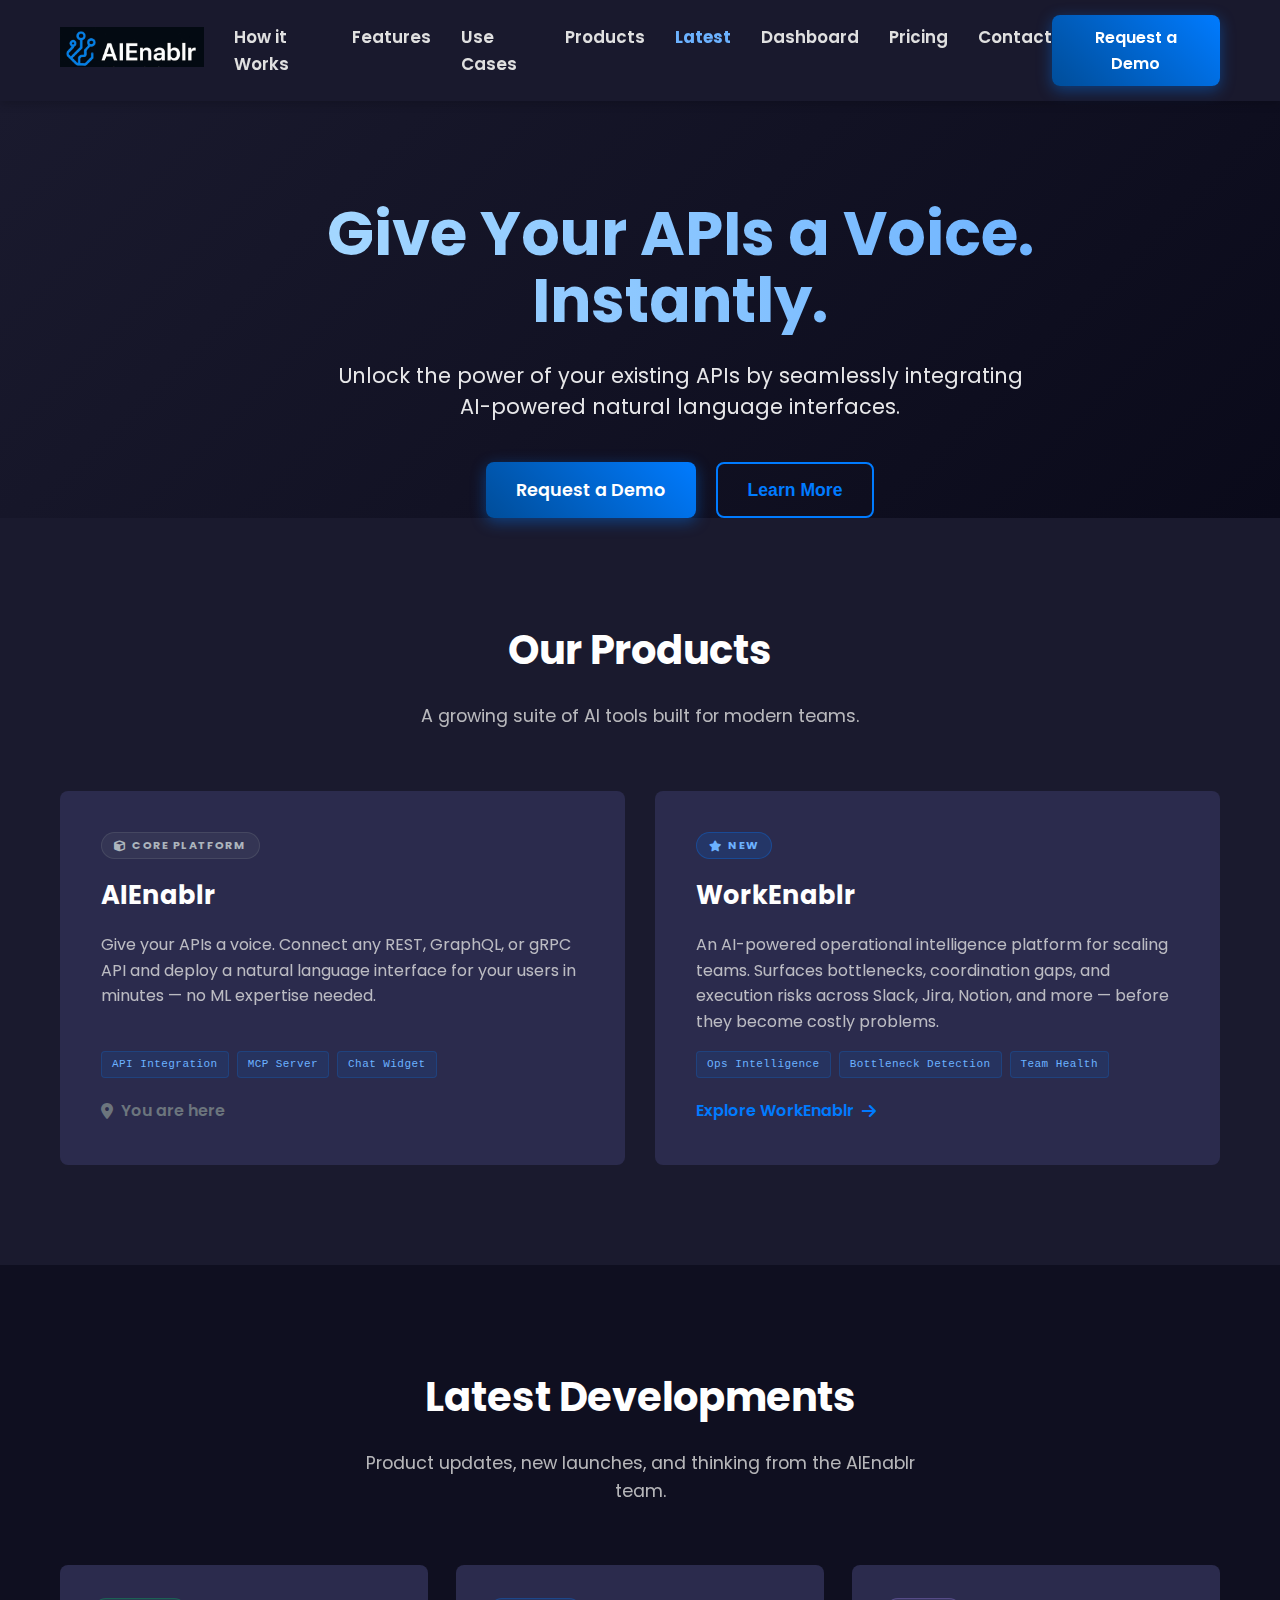
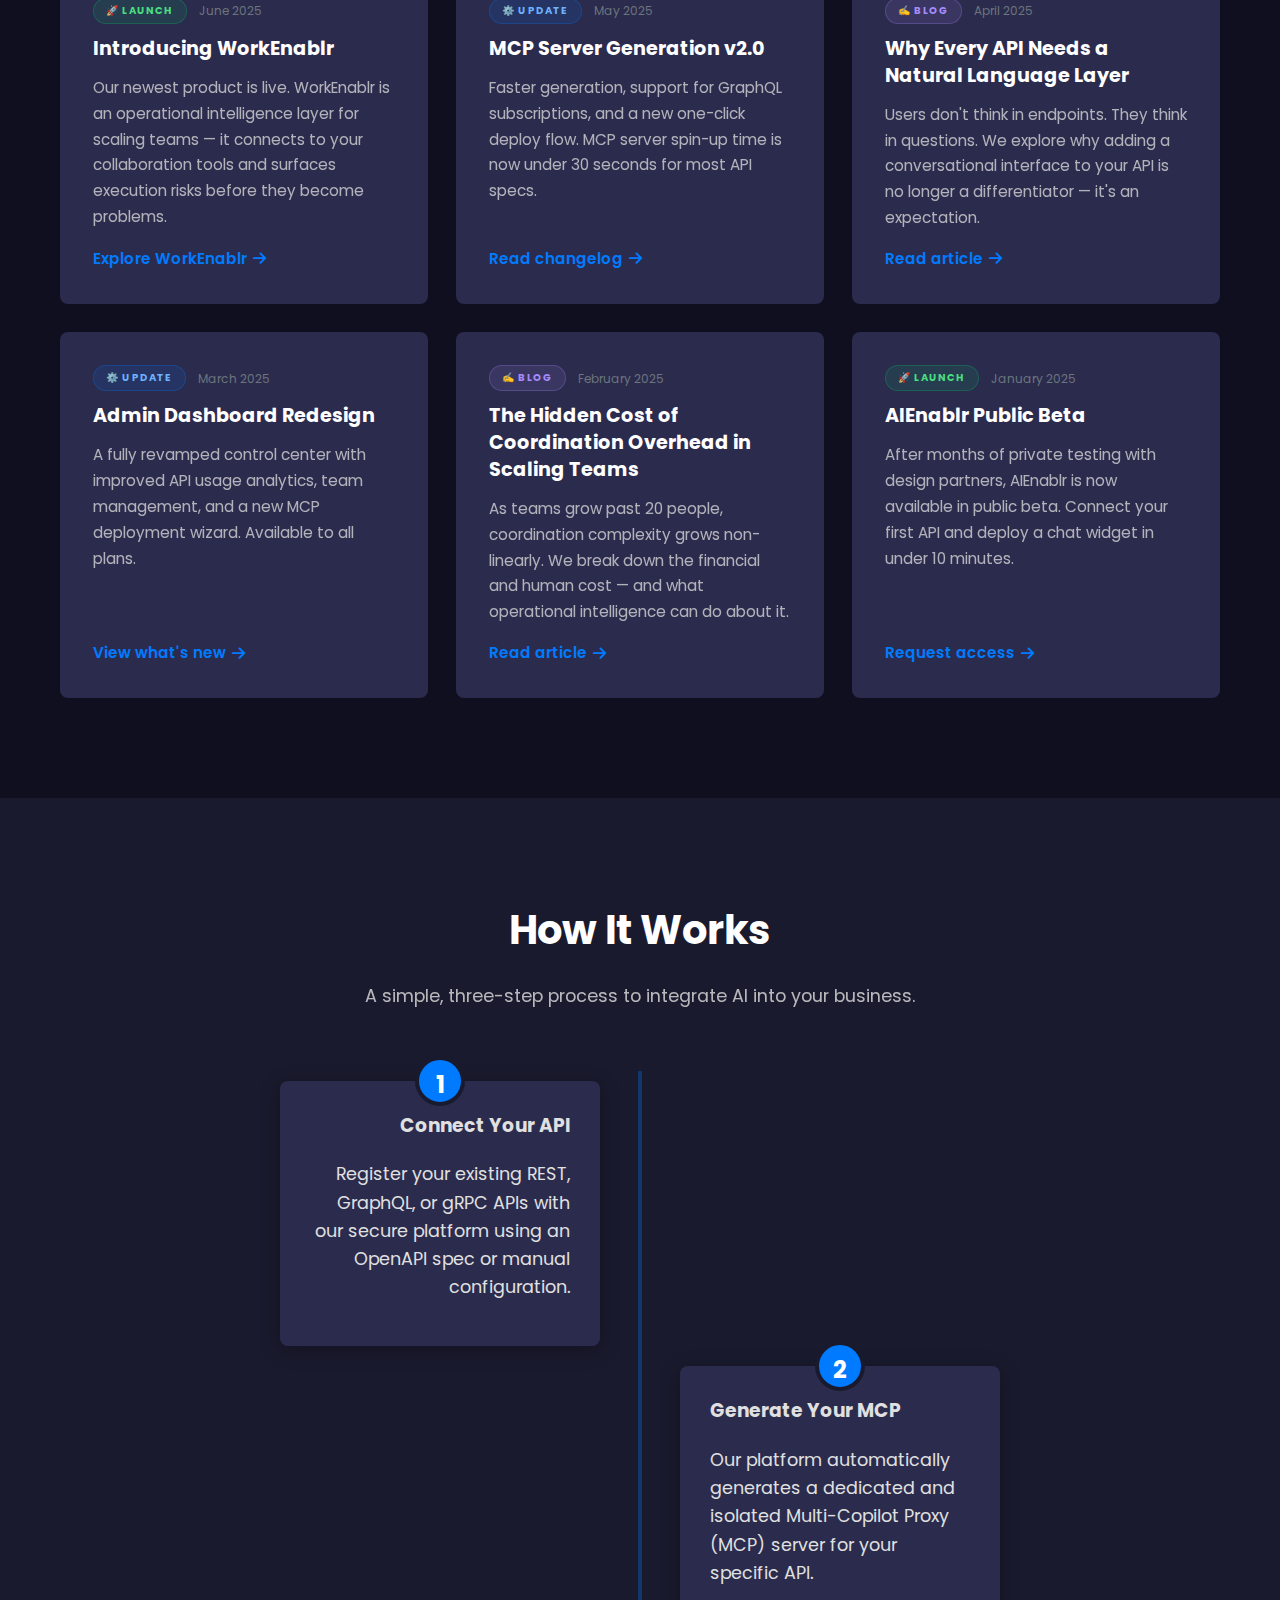
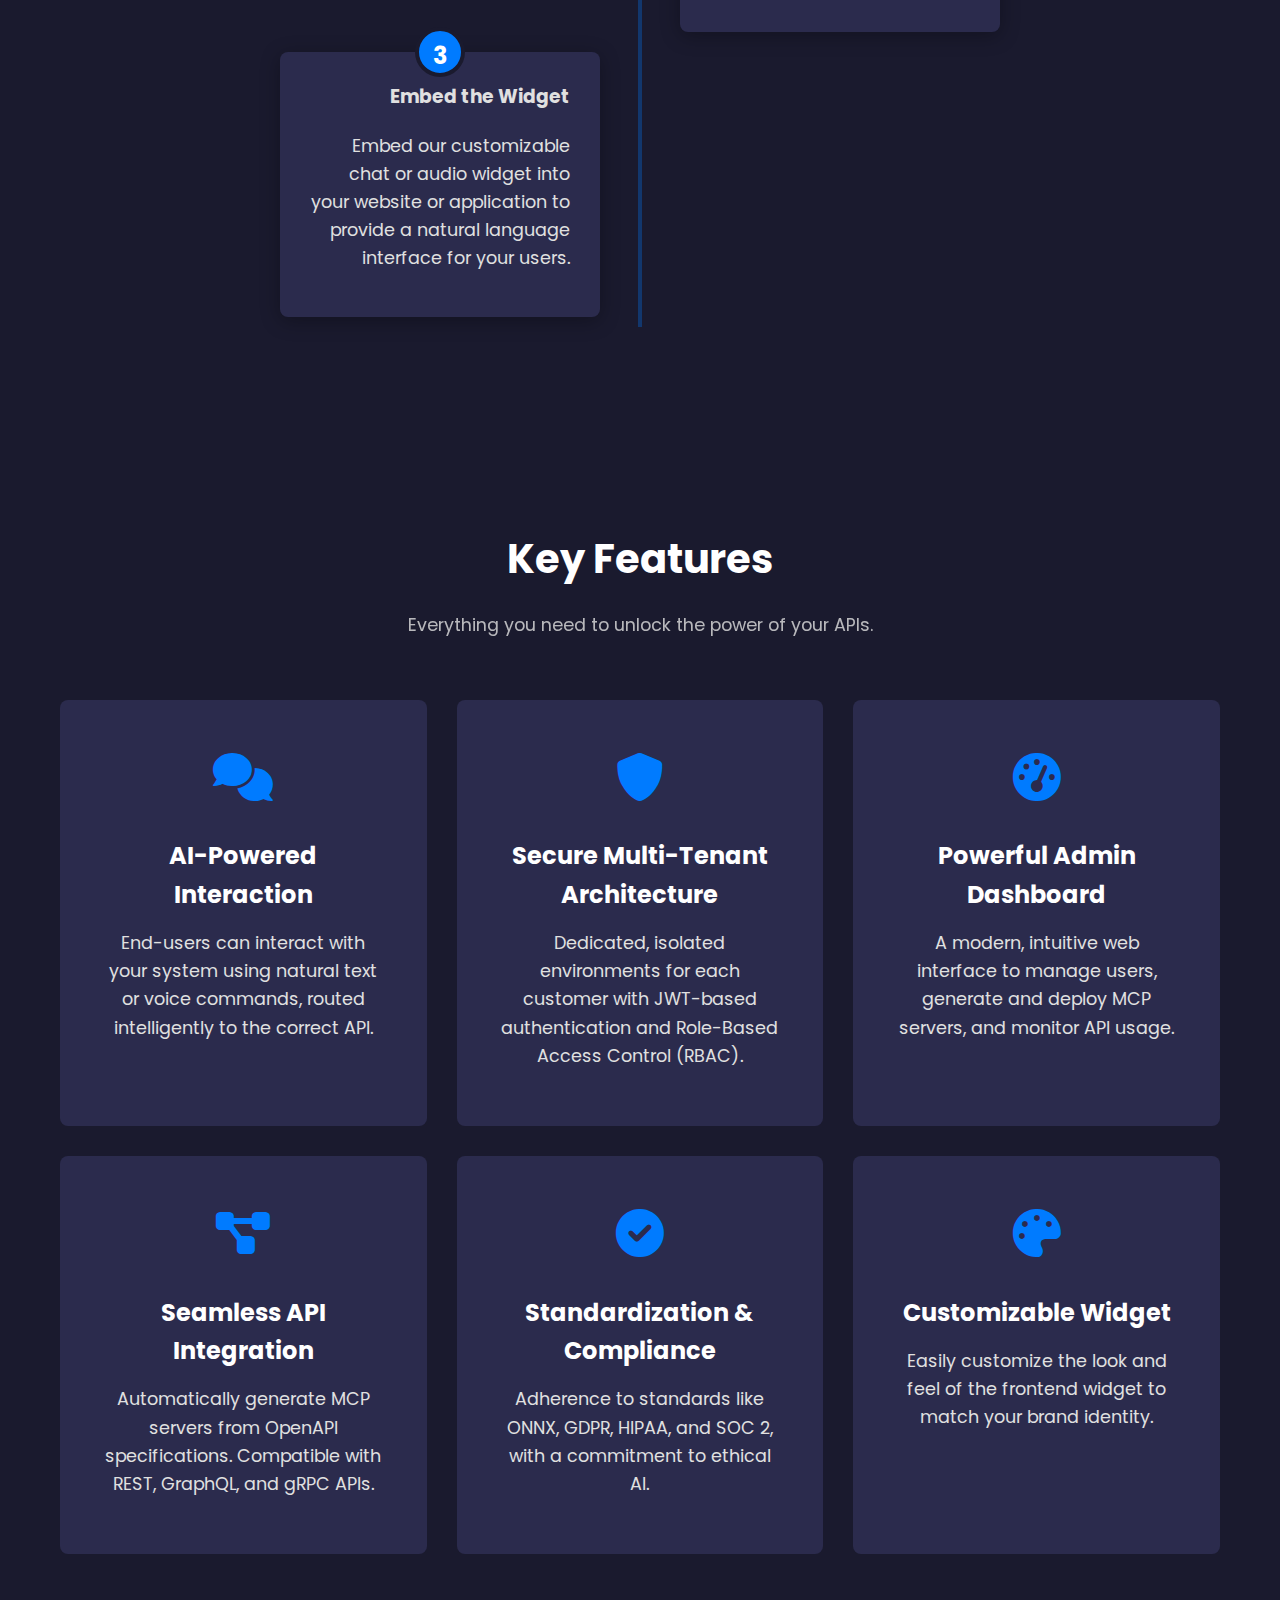
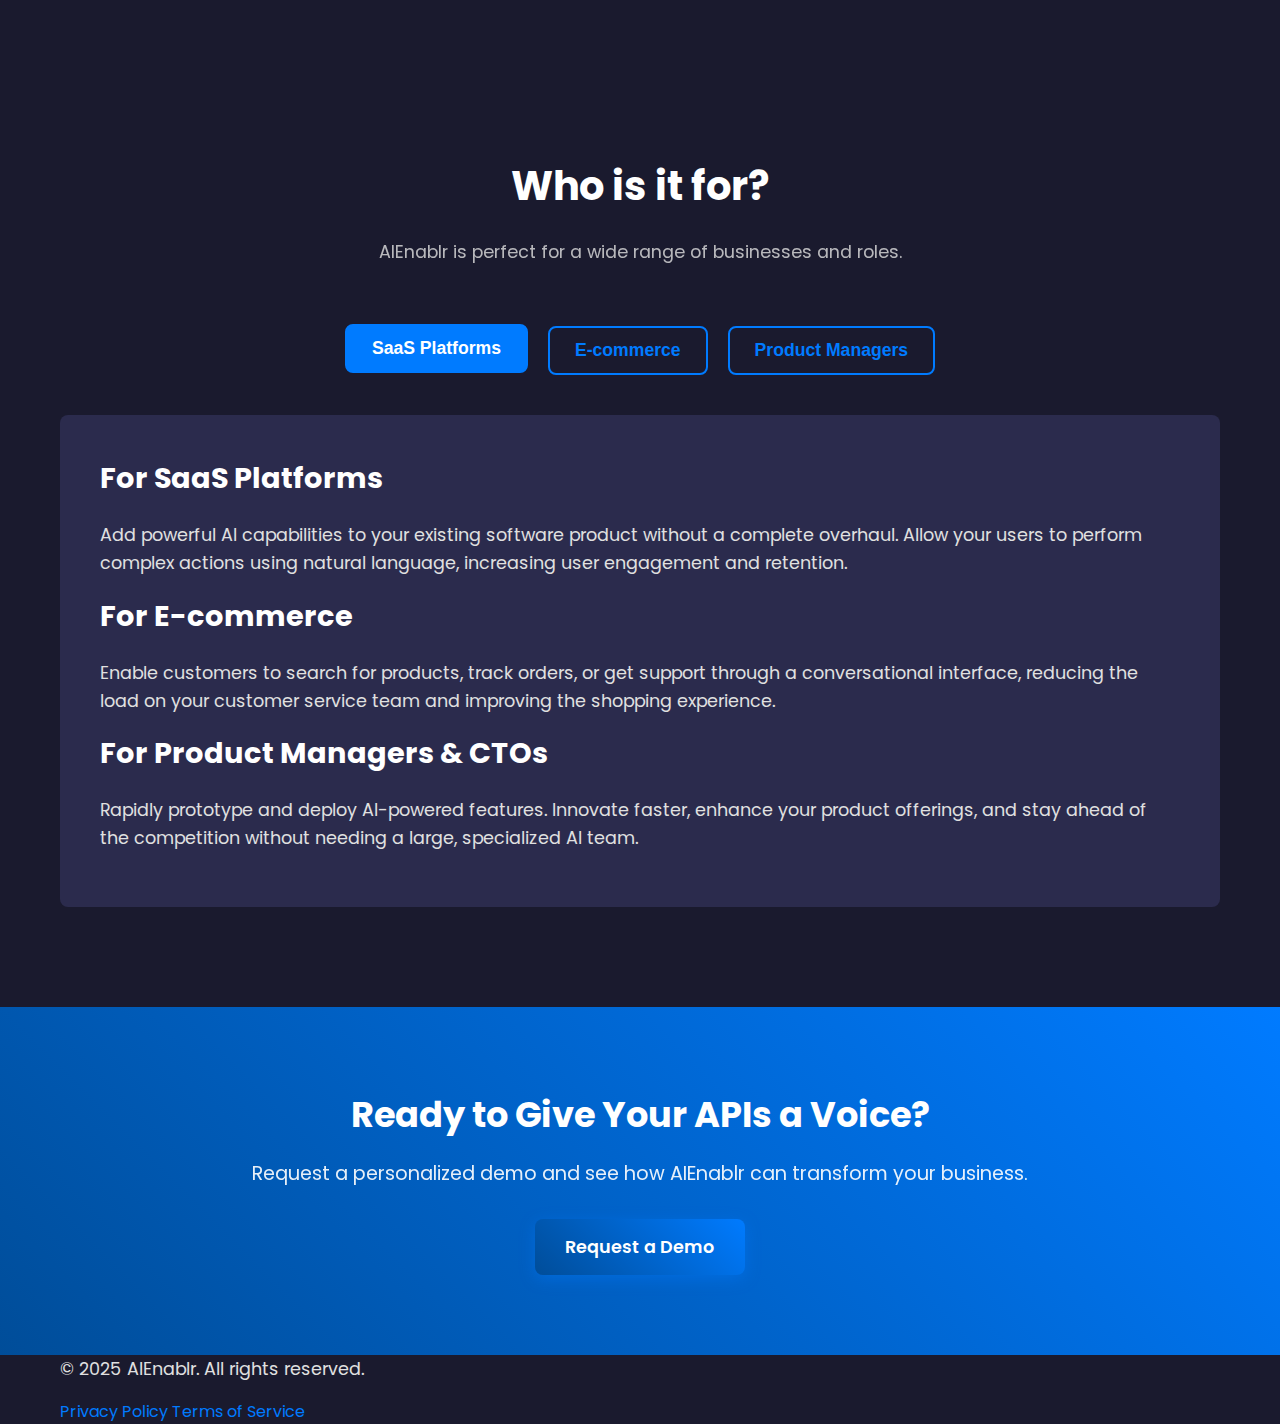
<file: index.html>
<!DOCTYPE html>
<html lang="en">
<head>
    <meta charset="UTF-8">
    <meta name="viewport" content="width=device-width, initial-scale=1.0">
    <title>AIEnablr - AI for your business, powered by your APIs</title>
    <link rel="stylesheet" href="style.css">
    <link href="https://fonts.googleapis.com/css2?family=Poppins:wght@300;400;600;700&display=swap" rel="stylesheet">
    <link rel="stylesheet" href="https://cdnjs.cloudflare.com/ajax/libs/font-awesome/6.0.0-beta3/css/all.min.css">
    <style>
        /* ── Products Section ── */
        .product-cards {
            display: grid;
            grid-template-columns: repeat(auto-fit, minmax(320px, 1fr));
            gap: 30px;
        }

        .product-card {
            background-color: #2b2b4d;
            padding: 40px;
            border-radius: 8px;
            border: 1px solid transparent;
            display: flex;
            flex-direction: column;
            gap: 16px;
            text-decoration: none;
            color: var(--text-color-light);
            transition: transform 0.3s ease, box-shadow 0.3s ease, border-color 0.3s ease;
        }

        .product-card:hover {
            transform: translateY(-8px);
            box-shadow: 0 10px 40px rgba(0, 123, 255, 0.2);
            border-color: rgba(0, 123, 255, 0.5);
            color: var(--text-color-light);
        }

        .product-card-badge {
            display: inline-flex;
            align-items: center;
            gap: 6px;
            font-size: 11px;
            font-weight: 700;
            letter-spacing: 0.12em;
            text-transform: uppercase;
            padding: 4px 12px;
            border-radius: 20px;
            width: fit-content;
        }

        .badge-new {
            background: rgba(0, 123, 255, 0.15);
            color: #6cb2ff;
            border: 1px solid rgba(0, 123, 255, 0.3);
        }

        .badge-core {
            background: rgba(108, 117, 125, 0.15);
            color: #adb5bd;
            border: 1px solid rgba(108, 117, 125, 0.3);
        }

        .product-card h3 {
            font-size: 1.6em;
            color: #fff;
            margin-bottom: 0;
        }

        .product-card p {
            font-size: 1em;
            opacity: 0.8;
            flex: 1;
            margin-bottom: 0;
        }

        .product-card-tags {
            display: flex;
            flex-wrap: wrap;
            gap: 8px;
        }

        .product-tag {
            font-size: 11px;
            padding: 4px 10px;
            background: rgba(0, 123, 255, 0.1);
            border: 1px solid rgba(0, 123, 255, 0.2);
            border-radius: 4px;
            color: #6cb2ff;
            font-family: monospace;
            letter-spacing: 0.04em;
        }

        .product-card-link {
            display: inline-flex;
            align-items: center;
            gap: 8px;
            font-size: 1em;
            font-weight: 600;
            color: var(--primary-color);
            margin-top: 4px;
        }

        /* ── Unified section spacing ── */
        .developments-section,
        .products-section,
        .how-it-works-section,
        .features-section,
        .use-cases-section,
        .dashboard-section,
        .pricing-section {
            padding: 100px 0;
        }

        .developments-section { background-color: #0f0f20; }
        .products-section     { background-color: #1a1a2e; }

        .dev-grid {
            display: grid;
            grid-template-columns: repeat(auto-fit, minmax(320px, 1fr));
            gap: 28px;
        }

        .dev-card {
            background-color: #2b2b4d;
            border: 1px solid transparent;
            border-radius: 8px;
            padding: 32px;
            display: flex;
            flex-direction: column;
            gap: 12px;
            transition: transform 0.3s ease, box-shadow 0.3s ease, border-color 0.3s ease;
        }

        .dev-card:hover {
            transform: translateY(-6px);
            box-shadow: 0 10px 40px rgba(0, 123, 255, 0.2);
            border-color: rgba(0, 123, 255, 0.4);
        }

        .dev-card-meta {
            display: flex;
            align-items: center;
            gap: 12px;
        }

        .dev-type {
            font-size: 10px;
            font-weight: 700;
            letter-spacing: 0.12em;
            text-transform: uppercase;
            padding: 4px 12px;
            border-radius: 20px;
        }

        .type-launch {
            background: rgba(0, 200, 100, 0.12);
            color: #4ade80;
            border: 1px solid rgba(0, 200, 100, 0.25);
        }

        .type-update {
            background: rgba(0, 123, 255, 0.12);
            color: #6cb2ff;
            border: 1px solid rgba(0, 123, 255, 0.25);
        }

        .type-blog {
            background: rgba(167, 139, 250, 0.12);
            color: #a78bfa;
            border: 1px solid rgba(167, 139, 250, 0.25);
        }

        .dev-date {
            font-size: 12px;
            color: #6c757d;
        }

        .dev-card h3 {
            font-size: 1.2em;
            color: #fff;
            margin-bottom: 0;
            line-height: 1.4;
        }

        .dev-card p {
            font-size: 0.95em;
            opacity: 0.75;
            margin-bottom: 0;
            flex: 1;
            line-height: 1.7;
        }

        .dev-card a {
            font-size: 0.95em;
            font-weight: 600;
            color: var(--primary-color);
            text-decoration: none;
            display: inline-flex;
            align-items: center;
            gap: 6px;
            margin-top: 4px;
            transition: color 0.2s;
        }

        .dev-card a:hover {
            color: #6cb2ff;
        }

        /* Nav highlight for Latest */
        .navbar nav ul li a.nav-latest {
            color: #6cb2ff;
            font-weight: 700;
        }
        .navbar nav ul li a.nav-latest::after {
            background-color: #6cb2ff;
        }
    </style>
</head>
<body>

<header class="navbar">
    <div class="container">
        <div class="logo">
            <a href="#">
                <img src="logowithoutTagline.png" alt="AIEnablr Logo">
            </a>
        </div>
        <nav>
            <ul>
                <li><a href="#how-it-works">How it Works</a></li>
                <li><a href="#features">Features</a></li>
                <li><a href="#use-cases">Use Cases</a></li>
                <li><a href="#products">Products</a></li>
                <li><a href="#developments" class="nav-latest">Latest</a></li>
                <li><a href="index.html">Dashboard</a></li>
                <li><a href="contact.html">Pricing</a></li>
                <li><a href="#contact">Contact</a></li>
            </ul>
        </nav>
        <a href="contact.html" class="cta-button nav-cta primary">Request a Demo</a>
    </div>
</header>

<main>

    <!-- ── HERO ── -->
    <section id="hero" class="hero-section">
        <div class="container">
            <div class="hero-content">
                <h1>Give Your APIs a Voice. Instantly.</h1>
                <p class="sub-headline">Unlock the power of your existing APIs by seamlessly integrating AI-powered natural language interfaces.</p>
                <div class="hero-ctas">
                    <a href="contact.html" class="cta-button primary">Request a Demo</a>
                    <button class="cta-button secondary">Learn More</button>
                </div>
            </div>
        </div>
    </section>

    <!-- ── PRODUCTS ── -->
    <section id="products" class="products-section">
        <div class="container">
            <h2>Our Products</h2>
            <p class="section-subtitle">A growing suite of AI tools built for modern teams.</p>
            <div class="product-cards">

                <div class="product-card" style="cursor: default;">
                    <div class="product-card-badge badge-core">
                        <i class="fas fa-cube"></i> Core Platform
                    </div>
                    <h3>AIEnablr</h3>
                    <p>Give your APIs a voice. Connect any REST, GraphQL, or gRPC API and deploy a natural language interface for your users in minutes — no ML expertise needed.</p>
                    <div class="product-card-tags">
                        <span class="product-tag">API Integration</span>
                        <span class="product-tag">MCP Server</span>
                        <span class="product-tag">Chat Widget</span>
                    </div>
                    <span class="product-card-link" style="color: #6c757d; cursor: default;">
                        <i class="fas fa-map-marker-alt"></i> You are here
                    </span>
                </div>

                <a class="product-card" href="workenablr/index.html">
                    <div class="product-card-badge badge-new">
                        <i class="fas fa-star"></i> New
                    </div>
                    <h3>WorkEnablr</h3>
                    <p>An AI-powered operational intelligence platform for scaling teams. Surfaces bottlenecks, coordination gaps, and execution risks across Slack, Jira, Notion, and more — before they become costly problems.</p>
                    <div class="product-card-tags">
                        <span class="product-tag">Ops Intelligence</span>
                        <span class="product-tag">Bottleneck Detection</span>
                        <span class="product-tag">Team Health</span>
                    </div>
                    <span class="product-card-link">
                        Explore WorkEnablr <i class="fas fa-arrow-right"></i>
                    </span>
                </a>

            </div>
        </div>
    </section>

    <!-- ── LATEST DEVELOPMENTS ── -->
    <section id="developments" class="developments-section">
        <div class="container">
            <h2>Latest Developments</h2>
            <p class="section-subtitle">Product updates, new launches, and thinking from the AIEnablr team.</p>
            <div class="dev-grid">

                <div class="dev-card">
                    <div class="dev-card-meta">
                        <span class="dev-type type-launch">🚀 Launch</span>
                        <span class="dev-date">June 2025</span>
                    </div>
                    <h3>Introducing WorkEnablr</h3>
                    <p>Our newest product is live. WorkEnablr is an operational intelligence layer for scaling teams — it connects to your collaboration tools and surfaces execution risks before they become problems.</p>
                    <a href="workenablr/index.html">Explore WorkEnablr <i class="fas fa-arrow-right"></i></a>
                </div>

                <div class="dev-card">
                    <div class="dev-card-meta">
                        <span class="dev-type type-update">⚙️ Update</span>
                        <span class="dev-date">May 2025</span>
                    </div>
                    <h3>MCP Server Generation v2.0</h3>
                    <p>Faster generation, support for GraphQL subscriptions, and a new one-click deploy flow. MCP server spin-up time is now under 30 seconds for most API specs.</p>
                    <a href="#">Read changelog <i class="fas fa-arrow-right"></i></a>
                </div>

                <div class="dev-card">
                    <div class="dev-card-meta">
                        <span class="dev-type type-blog">✍️ Blog</span>
                        <span class="dev-date">April 2025</span>
                    </div>
                    <h3>Why Every API Needs a Natural Language Layer</h3>
                    <p>Users don't think in endpoints. They think in questions. We explore why adding a conversational interface to your API is no longer a differentiator — it's an expectation.</p>
                    <a href="#">Read article <i class="fas fa-arrow-right"></i></a>
                </div>

                <div class="dev-card">
                    <div class="dev-card-meta">
                        <span class="dev-type type-update">⚙️ Update</span>
                        <span class="dev-date">March 2025</span>
                    </div>
                    <h3>Admin Dashboard Redesign</h3>
                    <p>A fully revamped control center with improved API usage analytics, team management, and a new MCP deployment wizard. Available to all plans.</p>
                    <a href="#">View what's new <i class="fas fa-arrow-right"></i></a>
                </div>

                <div class="dev-card">
                    <div class="dev-card-meta">
                        <span class="dev-type type-blog">✍️ Blog</span>
                        <span class="dev-date">February 2025</span>
                    </div>
                    <h3>The Hidden Cost of Coordination Overhead in Scaling Teams</h3>
                    <p>As teams grow past 20 people, coordination complexity grows non-linearly. We break down the financial and human cost — and what operational intelligence can do about it.</p>
                    <a href="#">Read article <i class="fas fa-arrow-right"></i></a>
                </div>

                <div class="dev-card">
                    <div class="dev-card-meta">
                        <span class="dev-type type-launch">🚀 Launch</span>
                        <span class="dev-date">January 2025</span>
                    </div>
                    <h3>AIEnablr Public Beta</h3>
                    <p>After months of private testing with design partners, AIEnablr is now available in public beta. Connect your first API and deploy a chat widget in under 10 minutes.</p>
                    <a href="contact.html">Request access <i class="fas fa-arrow-right"></i></a>
                </div>

            </div>
        </div>
    </section>

    <!-- ── HOW IT WORKS ── -->
    <section id="how-it-works" class="how-it-works-section">
        <div class="container">
            <h2>How It Works</h2>
            <p class="section-subtitle">A simple, three-step process to integrate AI into your business.</p>
            <div class="timeline">
                <div class="timeline-item">
                    <div class="timeline-content">
                        <span class="timeline-step">1</span>
                        <h3>Connect Your API</h3>
                        <p>Register your existing REST, GraphQL, or gRPC APIs with our secure platform using an OpenAPI spec or manual configuration.</p>
                    </div>
                </div>
                <div class="timeline-item">
                    <div class="timeline-content">
                        <span class="timeline-step">2</span>
                        <h3>Generate Your MCP</h3>
                        <p>Our platform automatically generates a dedicated and isolated Multi-Copilot Proxy (MCP) server for your specific API.</p>
                    </div>
                </div>
                <div class="timeline-item">
                    <div class="timeline-content">
                        <span class="timeline-step">3</span>
                        <h3>Embed the Widget</h3>
                        <p>Embed our customizable chat or audio widget into your website or application to provide a natural language interface for your users.</p>
                    </div>
                </div>
            </div>
        </div>
    </section>

    <!-- ── FEATURES ── -->
    <section id="features" class="features-section">
        <div class="container">
            <h2>Key Features</h2>
            <p class="section-subtitle">Everything you need to unlock the power of your APIs.</p>
            <div class="feature-grid">
                <div class="feature-card">
                    <div class="feature-icon"><i class="fas fa-comments"></i></div>
                    <h3>AI-Powered Interaction</h3>
                    <p>End-users can interact with your system using natural text or voice commands, routed intelligently to the correct API.</p>
                </div>
                <div class="feature-card">
                    <div class="feature-icon"><i class="fas fa-shield-alt"></i></div>
                    <h3>Secure Multi-Tenant Architecture</h3>
                    <p>Dedicated, isolated environments for each customer with JWT-based authentication and Role-Based Access Control (RBAC).</p>
                </div>
                <div class="feature-card">
                    <div class="feature-icon"><i class="fas fa-tachometer-alt"></i></div>
                    <h3>Powerful Admin Dashboard</h3>
                    <p>A modern, intuitive web interface to manage users, generate and deploy MCP servers, and monitor API usage.</p>
                </div>
                <div class="feature-card">
                    <div class="feature-icon"><i class="fas fa-project-diagram"></i></div>
                    <h3>Seamless API Integration</h3>
                    <p>Automatically generate MCP servers from OpenAPI specifications. Compatible with REST, GraphQL, and gRPC APIs.</p>
                </div>
                <div class="feature-card">
                    <div class="feature-icon"><i class="fas fa-check-circle"></i></div>
                    <h3>Standardization & Compliance</h3>
                    <p>Adherence to standards like ONNX, GDPR, HIPAA, and SOC 2, with a commitment to ethical AI.</p>
                </div>
                <div class="feature-card">
                    <div class="feature-icon"><i class="fas fa-palette"></i></div>
                    <h3>Customizable Widget</h3>
                    <p>Easily customize the look and feel of the frontend widget to match your brand identity.</p>
                </div>
            </div>
        </div>
    </section>

    <!-- ── USE CASES ── -->
    <section id="use-cases" class="use-cases-section">
        <div class="container">
            <h2>Who is it for?</h2>
            <p class="section-subtitle">AIEnablr is perfect for a wide range of businesses and roles.</p>
            <div class="use-case-tabs">
                <button class="tab-link active" onclick="openTab(event, 'saas')">SaaS Platforms</button>
                <button class="tab-link" onclick="openTab(event, 'ecommerce')">E-commerce</button>
                <button class="tab-link" onclick="openTab(event, 'product-managers')">Product Managers</button>
            </div>
            <div class="tab-content-wrapper">
                <div id="saas" class="tab-content" style="display:block;">
                    <h3>For SaaS Platforms</h3>
                    <p>Add powerful AI capabilities to your existing software product without a complete overhaul. Allow your users to perform complex actions using natural language, increasing user engagement and retention.</p>
                </div>
                <div id="ecommerce" class="tab-content">
                    <h3>For E-commerce</h3>
                    <p>Enable customers to search for products, track orders, or get support through a conversational interface, reducing the load on your customer service team and improving the shopping experience.</p>
                </div>
                <div id="product-managers" class="tab-content">
                    <h3>For Product Managers & CTOs</h3>
                    <p>Rapidly prototype and deploy AI-powered features. Innovate faster, enhance your product offerings, and stay ahead of the competition without needing a large, specialized AI team.</p>
                </div>
            </div>
        </div>
    </section>

    <!-- ── DASHBOARD ── -->
    <section id="dashboard" class="dashboard-section">
        <div class="container">
            <h2>The Control Center for Your AI</h2>
            <p class="section-subtitle">Our revamped admin dashboard gives you complete control over your AI integration.</p>
            <div class="dashboard-showcase">
                <p style="text-align: center; padding: 5rem; border: 2px dashed #ccc;">[Screenshot of the new Admin Dashboard will be here]</p>
            </div>
        </div>
    </section>

    <!-- ── PRICING ── -->
    <section id="pricing" class="pricing-section">
        <div class="container">
            <h2>Simple, Transparent Pricing</h2>
            <p class="section-subtitle">Choose the plan that's right for your business.</p>
            <div class="pricing-tiers">
                <div class="tier">
                    <h3>Starter</h3>
                    <div class="price">Contact Us</div>
                    <ul>
                        <li><i class="fas fa-check"></i> 1 API Integration</li>
                        <li><i class="fas fa-check"></i> 1,000 API calls/month</li>
                        <li><i class="fas fa-check"></i> Community Support</li>
                    </ul>
                    <button class="cta-button">Get Started</button>
                </div>
                <div class="tier recommended">
                    <h3>Business</h3>
                    <div class="price">Contact Us</div>
                    <ul>
                        <li><i class="fas fa-check"></i> 5 API Integrations</li>
                        <li><i class="fas fa-check"></i> 10,000 API calls/month</li>
                        <li><i class="fas fa-check"></i> Dedicated Support</li>
                        <li><i class="fas fa-check"></i> Advanced Analytics</li>
                    </ul>
                    <a href="contact.html" class="cta-button primary">Request a Demo</a>
                </div>
                <div class="tier">
                    <h3>Enterprise</h3>
                    <div class="price">Contact Us</div>
                    <ul>
                        <li><i class="fas fa-check"></i> Unlimited API Integrations</li>
                        <li><i class="fas fa-check"></i> Custom API call limits</li>
                        <li><i class="fas fa-check"></i> 24/7 Premium Support</li>
                        <li><i class="fas fa-check"></i> On-premise deployment</li>
                    </ul>
                    <button class="cta-button" style="display: none;">Contact Sales</button>
                </div>
            </div>
        </div>
    </section>

    <!-- ── CONTACT CTA ── -->
    <section id="contact" class="contact-cta-section">
        <div class="container">
            <h2>Ready to Give Your APIs a Voice?</h2>
            <p>Request a personalized demo and see how AIEnablr can transform your business.</p>
            <a href="contact.html" class="cta-button primary">Request a Demo</a>
        </div>
    </section>

</main>

<footer>
    <div class="container">
        <p>&copy; 2025 AIEnablr. All rights reserved.</p>
        <div class="footer-links">
            <a href="privacy.html">Privacy Policy</a>
            <a href="#">Terms of Service</a>
        </div>
    </div>
</footer>

<script>
function openTab(evt, tabName) {
  var i, tabcontent, tablinks;
  tabcontent = document.getElementsByClassName("tab-content");
  for (i = 0; i < tabcontent.length; i++) {
    tabcontent[i].style.display = "none";
  }
  tablinks = document.getElementsByClassName("tab-link");
  for (i = 0; i < tablinks.length; i++) {
    tablinks[i].className = tablinks[i].className.replace(" active", "");
  }
  document.getElementById(tabName).style.display = "block";
  evt.currentTarget.className += " active";
}
</script>
<script src="script.js"></script>
</body>
</html>
</file>
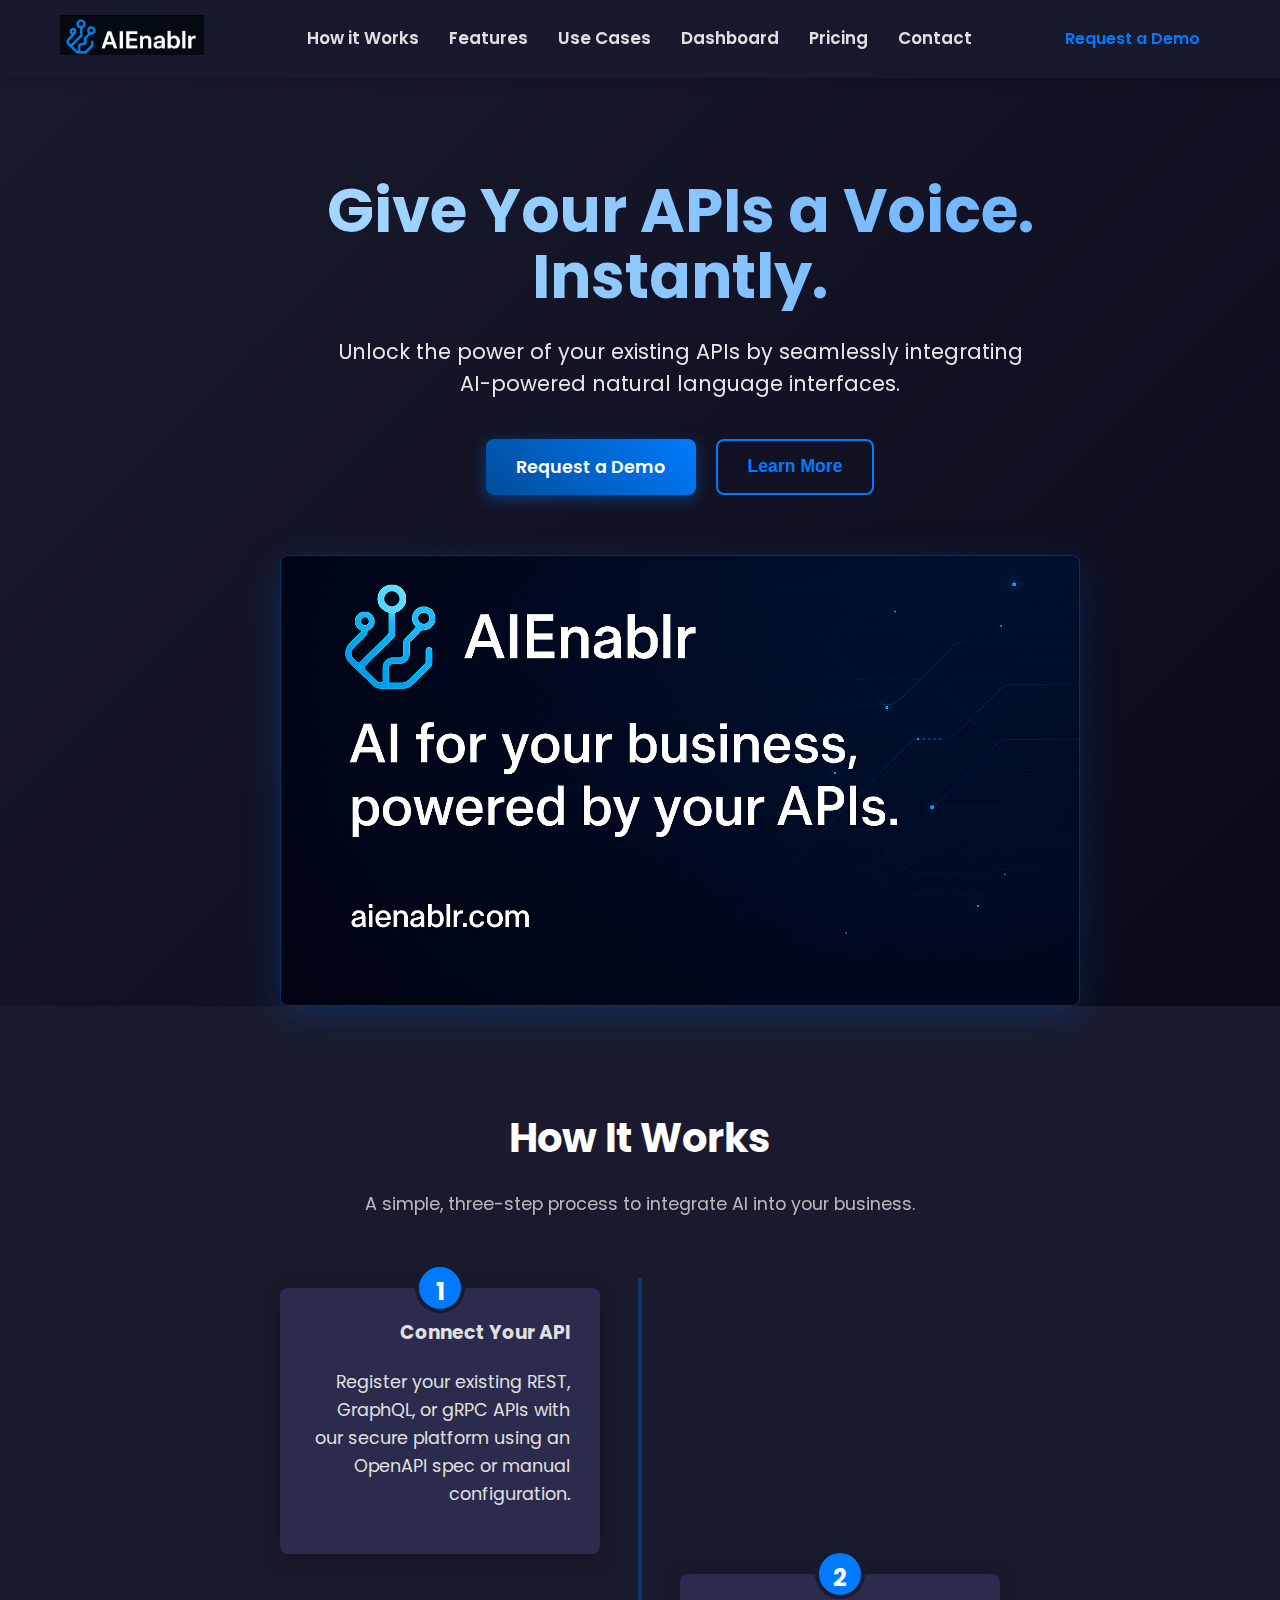
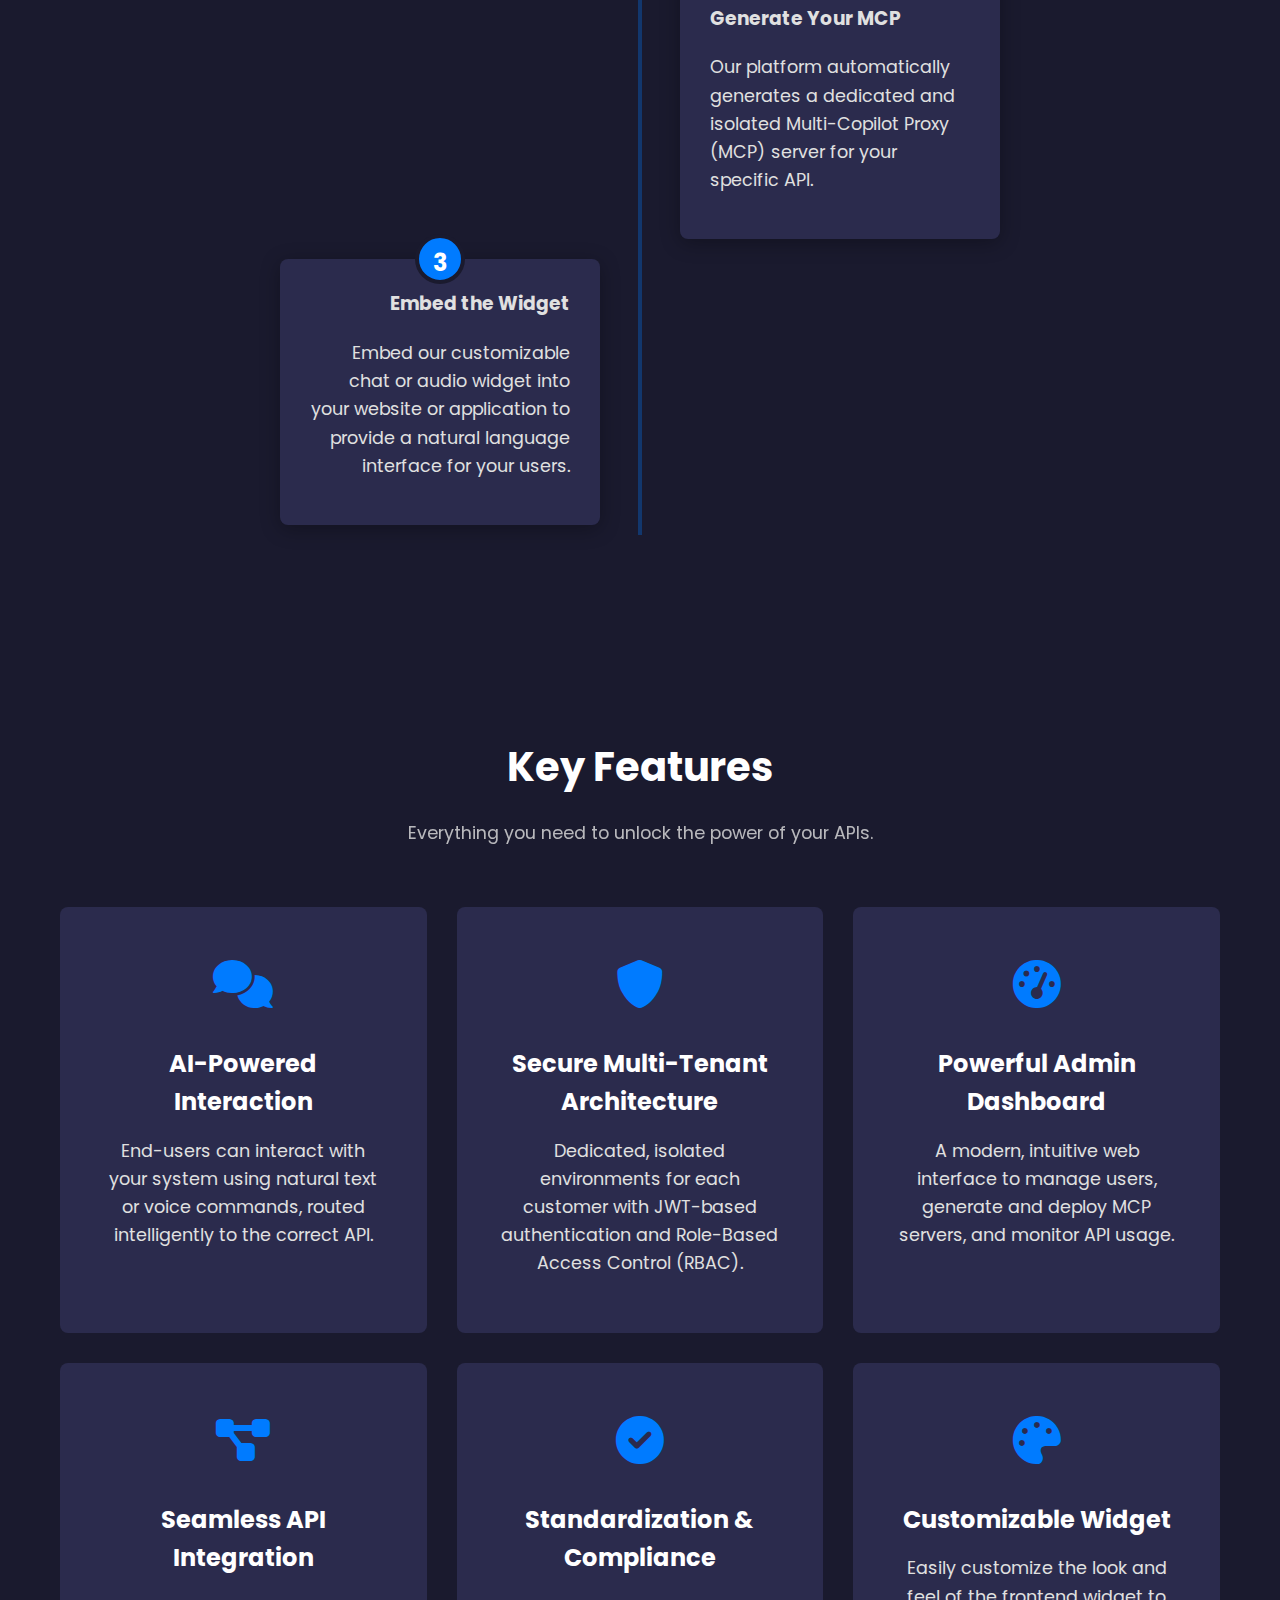
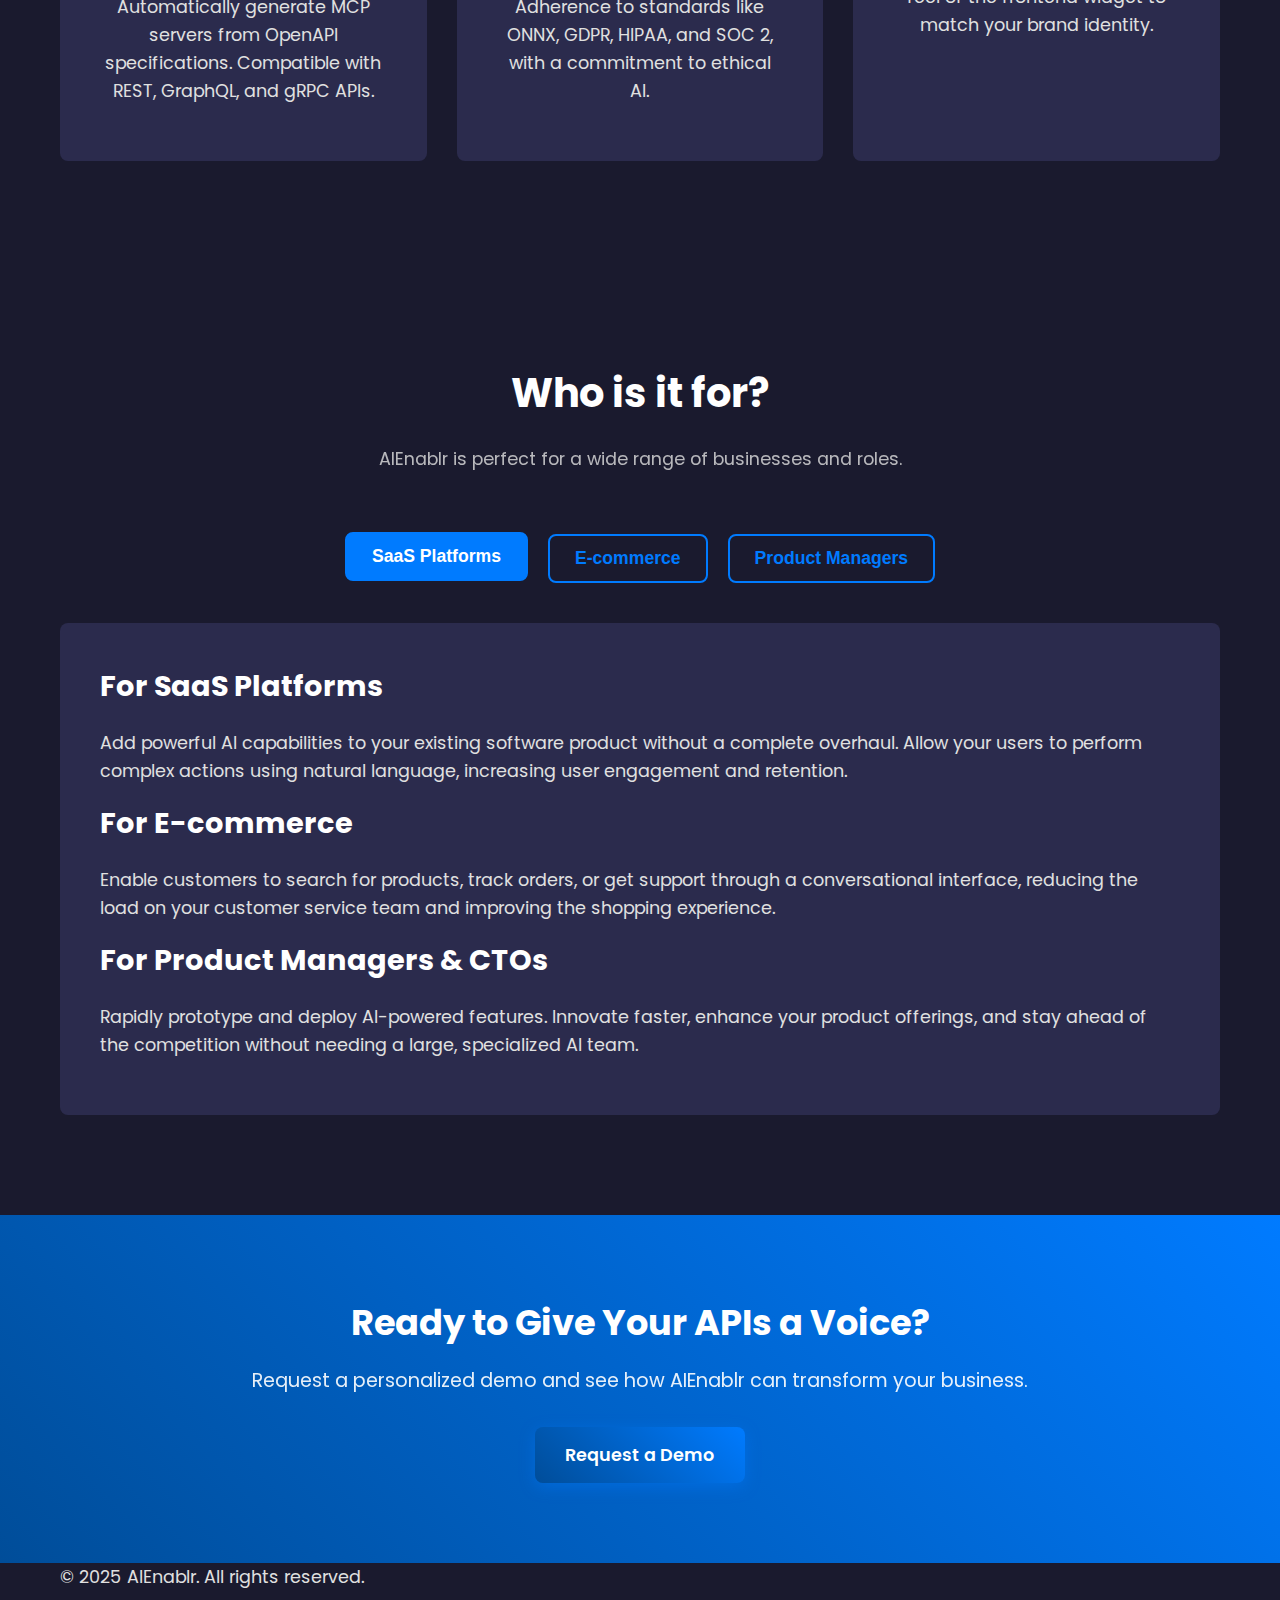
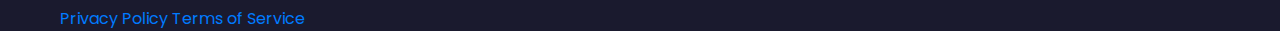
<file: landing-page/index.html>
<!DOCTYPE html>
<html lang="en">
<head>
    <meta charset="UTF-8">
    <meta name="viewport" content="width=device-width, initial-scale=1.0">
    <title>AIEnablr - AI for your business, powered by your APIs</title>
    <link rel="stylesheet" href="style.css">
    <link href="https://fonts.googleapis.com/css2?family=Poppins:wght@300;400;600;700&display=swap" rel="stylesheet">
    <link rel="stylesheet" href="https://cdnjs.cloudflare.com/ajax/libs/font-awesome/6.0.0-beta3/css/all.min.css">
</head>
<body>
<header class="navbar">
    <div class="container">
        <div class="logo">
            <a href="#">
                <img src="logowithoutTagline.png" alt="AIEnablr Logo">
            </a>
        </div>
        <nav>
            <ul>
                <li><a href="#how-it-works">How it Works</a></li>
                <li><a href="#features">Features</a></li>
                <li><a href="#use-cases">Use Cases</a></li>
                <li><a href="index.html">Dashboard</a></li>
                <li><a href="contact.html">Pricing</a></li>
                <li><a href="#contact">Contact</a></li>
            </ul>
        </nav>
        <a href="contact.html" class="cta-button nav-cta">Request a Demo</a>
    </div>
</header>

<main>
    <section id="hero" class="hero-section">
        <div class="container">
            <div class="hero-content">
                <h1>Give Your APIs a Voice. Instantly.</h1>
                <p class="sub-headline">Unlock the power of your existing APIs by seamlessly integrating AI-powered natural language interfaces.</p>
                <div class="hero-ctas">
                    <a href="contact.html" class="cta-button primary">Request a Demo</a>
                    <button class="cta-button secondary">Learn More</button>
                </div>
            </div>
            <div class="hero-visual">
                <div class="animation-placeholder">
                    <img src="VideoImg.png" alt="AIEnablr Product Demo">
                </div>
            </div>
        </div>
    </section>

    <section id="how-it-works" class="how-it-works-section">
        <div class="container">
            <h2>How It Works</h2>
            <p class="section-subtitle">A simple, three-step process to integrate AI into your business.</p>
            <div class="timeline">
                <div class="timeline-item">
                    <div class="timeline-content">
                        <span class="timeline-step">1</span>
                        <h3>Connect Your API</h3>
                        <p>Register your existing REST, GraphQL, or gRPC APIs with our secure platform using an OpenAPI spec or manual configuration.</p>
                    </div>
                </div>
                <div class="timeline-item">
                    <div class="timeline-content">
                        <span class="timeline-step">2</span>
                        <h3>Generate Your MCP</h3>
                        <p>Our platform automatically generates a dedicated and isolated Multi-Copilot Proxy (MCP) server for your specific API.</p>
                    </div>
                </div>
                <div class="timeline-item">
                    <div class="timeline-content">
                        <span class="timeline-step">3</span>
                        <h3>Embed the Widget</h3>
                        <p>Embed our customizable chat or audio widget into your website or application to provide a natural language interface for your users.</p>
                    </div>
                </div>
            </div>
        </div>
    </section>

    <section id="features" class="features-section">
        <div class="container">
            <h2>Key Features</h2>
            <p class="section-subtitle">Everything you need to unlock the power of your APIs.</p>
            <div class="feature-grid">
                <div class="feature-card">
                    <div class="feature-icon"><i class="fas fa-comments"></i></div>
                    <h3>AI-Powered Interaction</h3>
                    <p>End-users can interact with your system using natural text or voice commands, routed intelligently to the correct API.</p>
                </div>
                <div class="feature-card">
                    <div class="feature-icon"><i class="fas fa-shield-alt"></i></div>
                    <h3>Secure Multi-Tenant Architecture</h3>
                    <p>Dedicated, isolated environments for each customer with JWT-based authentication and Role-Based Access Control (RBAC).</p>
                </div>
                <div class="feature-card">
                    <div class="feature-icon"><i class="fas fa-tachometer-alt"></i></div>
                    <h3>Powerful Admin Dashboard</h3>
                    <p>A modern, intuitive web interface to manage users, generate and deploy MCP servers, and monitor API usage.</p>
                </div>
                <div class="feature-card">
                    <div class="feature-icon"><i class="fas fa-project-diagram"></i></div>
                    <h3>Seamless API Integration</h3>
                    <p>Automatically generate MCP servers from OpenAPI specifications. Compatible with REST, GraphQL, and gRPC APIs.</p>
                </div>
                <div class="feature-card">
                    <div class="feature-icon"><i class="fas fa-check-circle"></i></div>
                    <h3>Standardization & Compliance</h3>
                    <p>Adherence to standards like ONNX, GDPR, HIPAA, and SOC 2, with a commitment to ethical AI.</p>
                </div>
                <div class="feature-card">
                    <div class="feature-icon"><i class="fas fa-palette"></i></div>
                    <h3>Customizable Widget</h3>
                    <p>Easily customize the look and feel of the frontend widget to match your brand identity.</p>
                </div>
            </div>
        </div>
    </section>

    <section id="use-cases" class="use-cases-section">
        <div class="container">
            <h2>Who is it for?</h2>
            <p class="section-subtitle">AIEnablr is perfect for a wide range of businesses and roles.</p>
            <div class="use-case-tabs">
                <button class="tab-link active" onclick="openTab(event, 'saas')">SaaS Platforms</button>
                <button class="tab-link" onclick="openTab(event, 'ecommerce')">E-commerce</button>
                <button class="tab-link" onclick="openTab(event, 'product-managers')">Product Managers</button>
            </div>
            <div class="tab-content-wrapper">
                <div id="saas" class="tab-content" style="display:block;">
                    <h3>For SaaS Platforms</h3>
                    <p>Add powerful AI capabilities to your existing software product without a complete overhaul. Allow your users to perform complex actions using natural language, increasing user engagement and retention.</p>
                </div>
                <div id="ecommerce" class="tab-content">
                    <h3>For E-commerce</h3>
                    <p>Enable customers to search for products, track orders, or get support through a conversational interface, reducing the load on your customer service team and improving the shopping experience.</p>
                </div>
                <div id="product-managers" class="tab-content">
                    <h3>For Product Managers & CTOs</h3>
                    <p>Rapidly prototype and deploy AI-powered features. Innovate faster, enhance your product offerings, and stay ahead of the competition without needing a large, specialized AI team.</p>
                </div>
            </div>
        </div>
    </section>

    <section id="dashboard" class="dashboard-section">
        <div class="container">
            <h2>The Control Center for Your AI</h2>
            <p class="section-subtitle">Our revamped admin dashboard gives you complete control over your AI integration.</p>
            <div class="dashboard-showcase">
                <p style="text-align: center; padding: 5rem; border: 2px dashed #ccc;">[Screenshot of the new Admin Dashboard will be here]</p>
            </div>
        </div>
    </section>

    <section id="pricing" class="pricing-section">
        <div class="container">
            <h2>Simple, Transparent Pricing</h2>
            <p class="section-subtitle">Choose the plan that's right for your business.</p>
            <div class="pricing-tiers">
                <div class="tier">
                    <h3>Starter</h3>
                    <div class="price">Contact Us</div>
                    <ul>
                        <li><i class="fas fa-check"></i> 1 API Integration</li>
                        <li><i class="fas fa-check"></i> 1,000 API calls/month</li>
                        <li><i class="fas fa-check"></i> Community Support</li>
                    </ul>
                    <button class="cta-button">Get Started</button>
                </div>
                <div class="tier recommended">
                    <h3>Business</h3>
                    <div class="price">Contact Us</div>
                    <ul>
                        <li><i class="fas fa-check"></i> 5 API Integrations</li>
                        <li><i class="fas fa-check"></i> 10,000 API calls/month</li>
                        <li><i class="fas fa-check"></i> Dedicated Support</li>
                        <li><i class="fas fa-check"></i> Advanced Analytics</li>
                    </ul>
                    <a href="contact.html" class="cta-button primary">Request a Demo</a>
                </div>
                <div class="tier">
                    <h3>Enterprise</h3>
                    <div class="price">Contact Us</div>
                    <ul>
                        <li><i class="fas fa-check"></i> Unlimited API Integrations</li>
                        <li><i class="fas fa-check"></i> Custom API call limits</li>
                        <li><i class="fas fa-check"></i> 24/7 Premium Support</li>
                        <li><i class="fas fa-check"></i> On-premise deployment</li>
                    </ul>
                    <button class="cta-button" style="display: none;">Contact Sales</button>
                </div>
            </div>
        </div>
    </section>

    <section id="contact" class="contact-cta-section">
        <div class="container">
            <h2>Ready to Give Your APIs a Voice?</h2>
            <p>Request a personalized demo and see how AIEnablr can transform your business.</p>
            <a href="contact.html" class="cta-button primary">Request a Demo</a>
        </div>
    </section>

</main>

<footer>
    <div class="container">
        <p>&copy; 2025 AIEnablr. All rights reserved.</p>
        <div class="footer-links">
            <a href="#">Privacy Policy</a>
            <a href="#">Terms of Service</a>
        </div>
    </div>
</footer>

<script>
function openTab(evt, tabName) {
  var i, tabcontent, tablinks;
  tabcontent = document.getElementsByClassName("tab-content");
  for (i = 0; i < tabcontent.length; i++) {
    tabcontent[i].style.display = "none";
  }
  tablinks = document.getElementsByClassName("tab-link");
  for (i = 0; i < tablinks.length; i++) {
    tablinks[i].className = tablinks[i].className.replace(" active", "");
  }
  document.getElementById(tabName).style.display = "block";
  evt.currentTarget.className += " active";
}
</script>
<script src="script.js"></script>
</body>
</html>
</file>
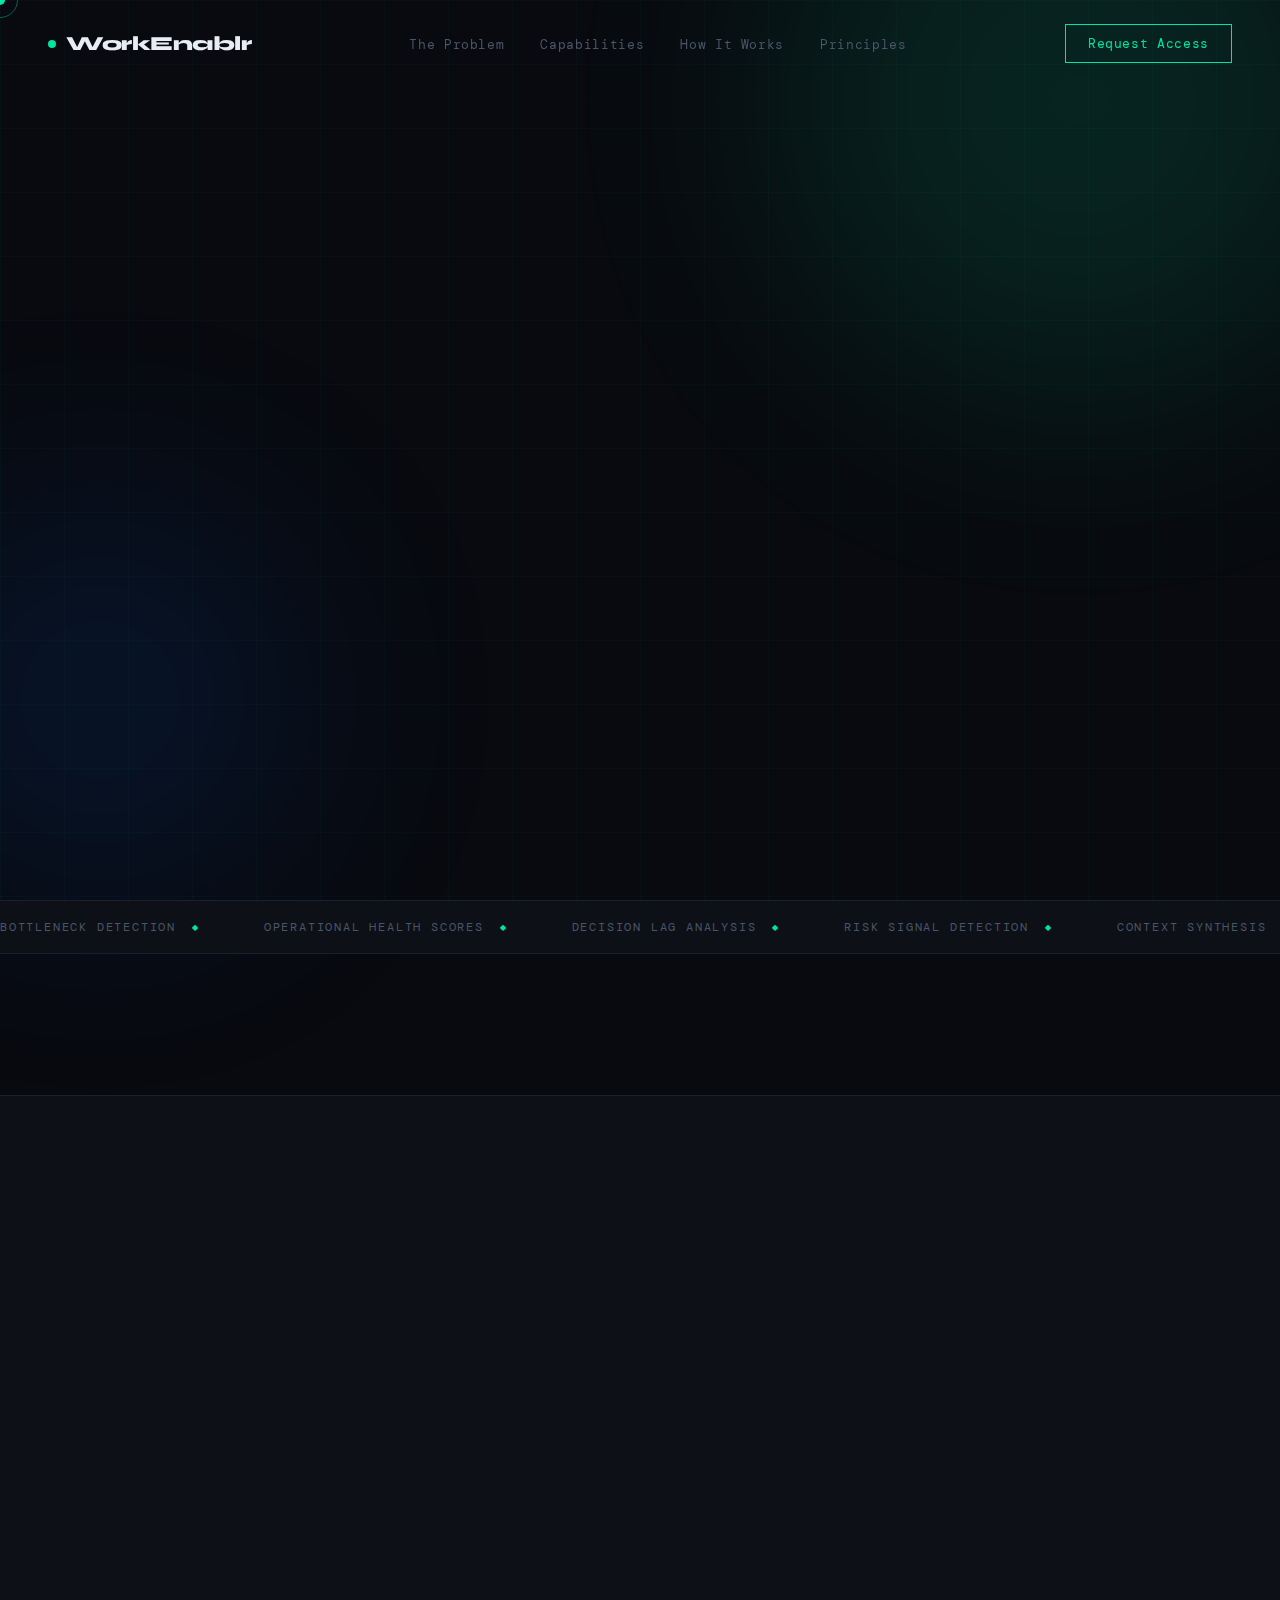
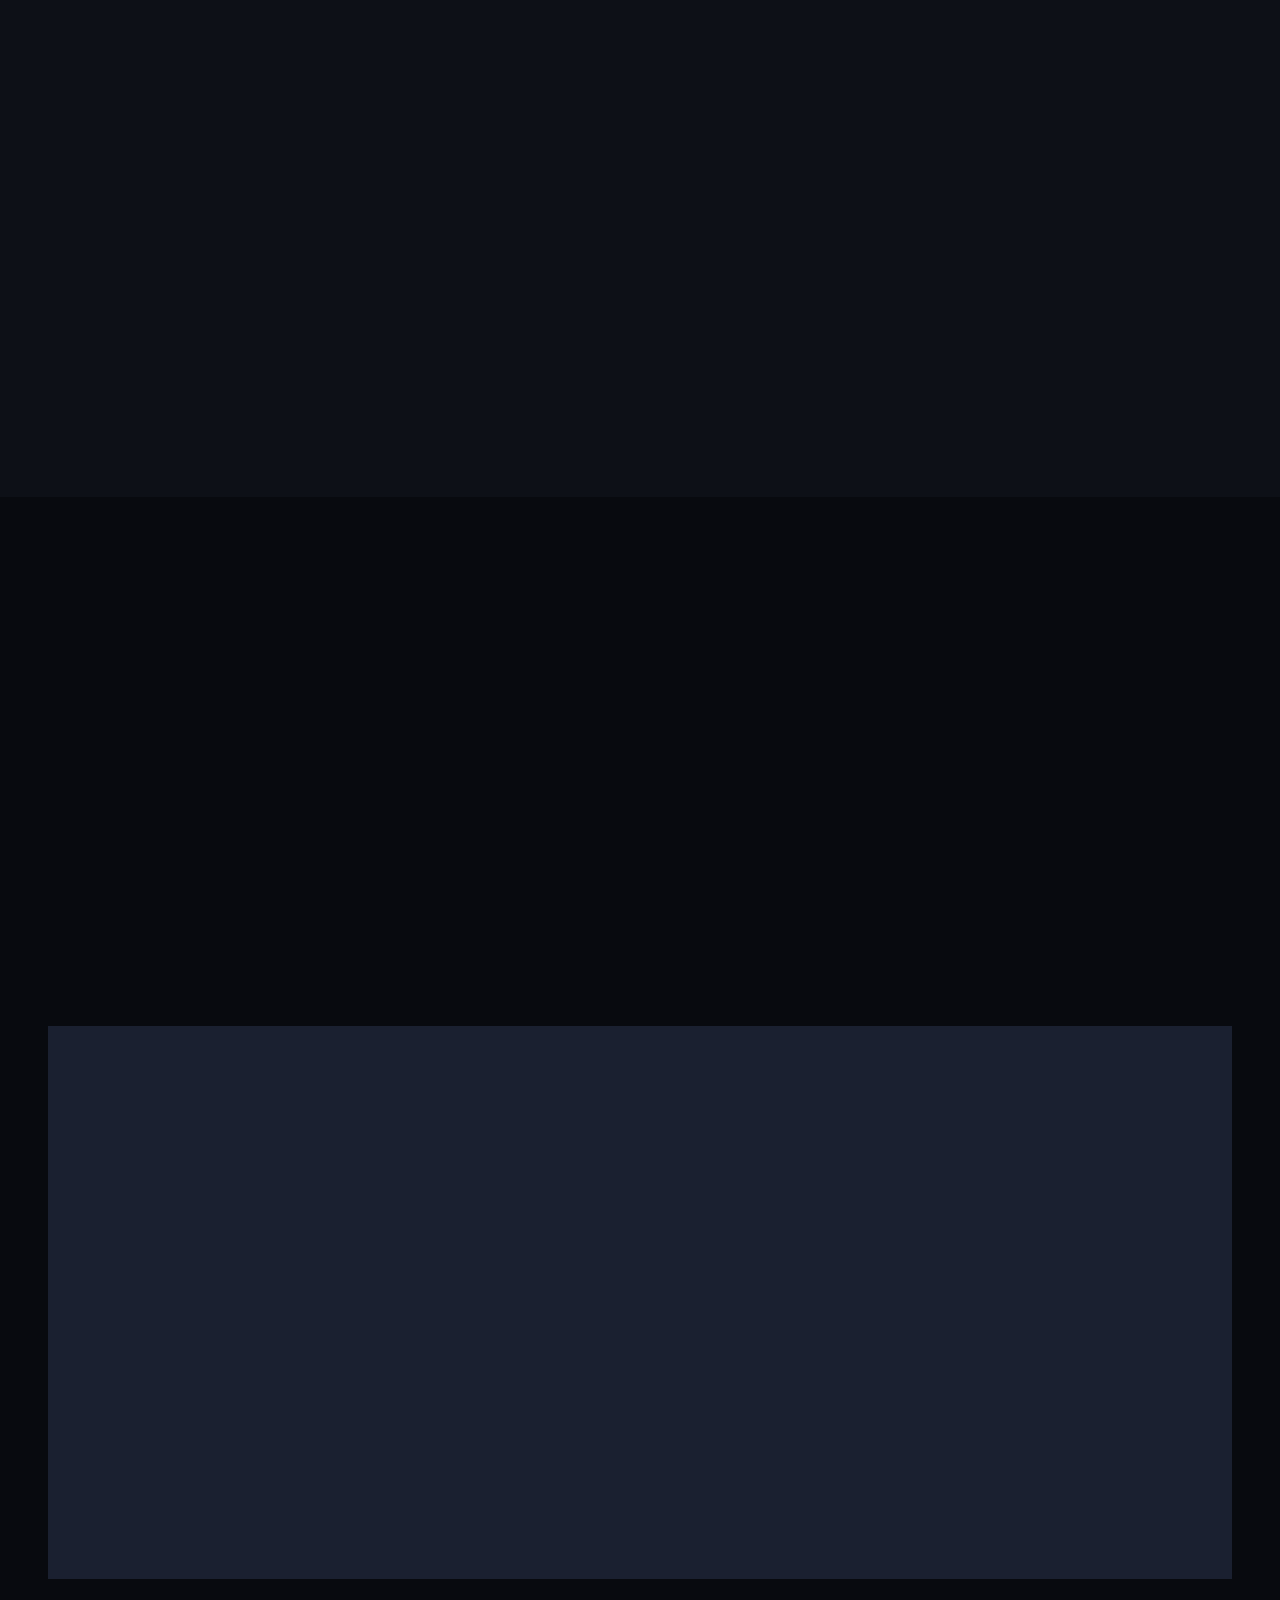
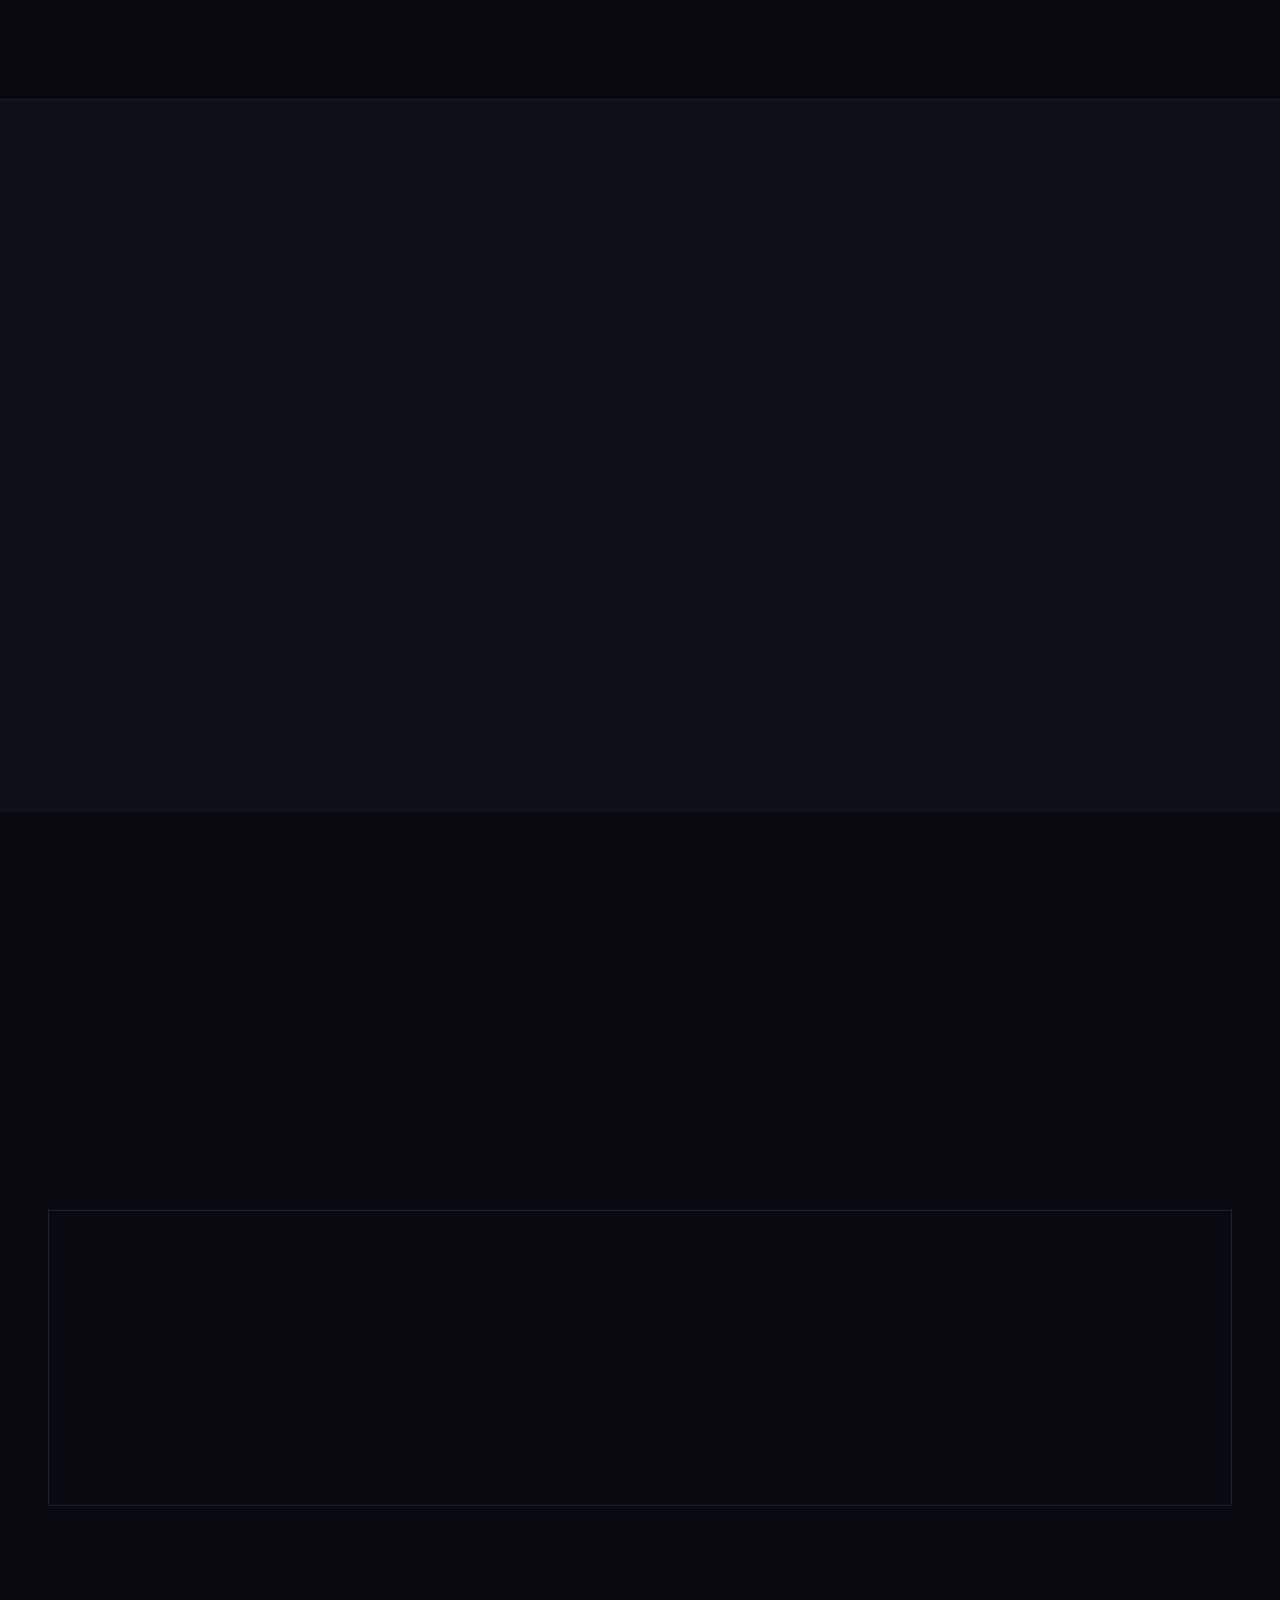
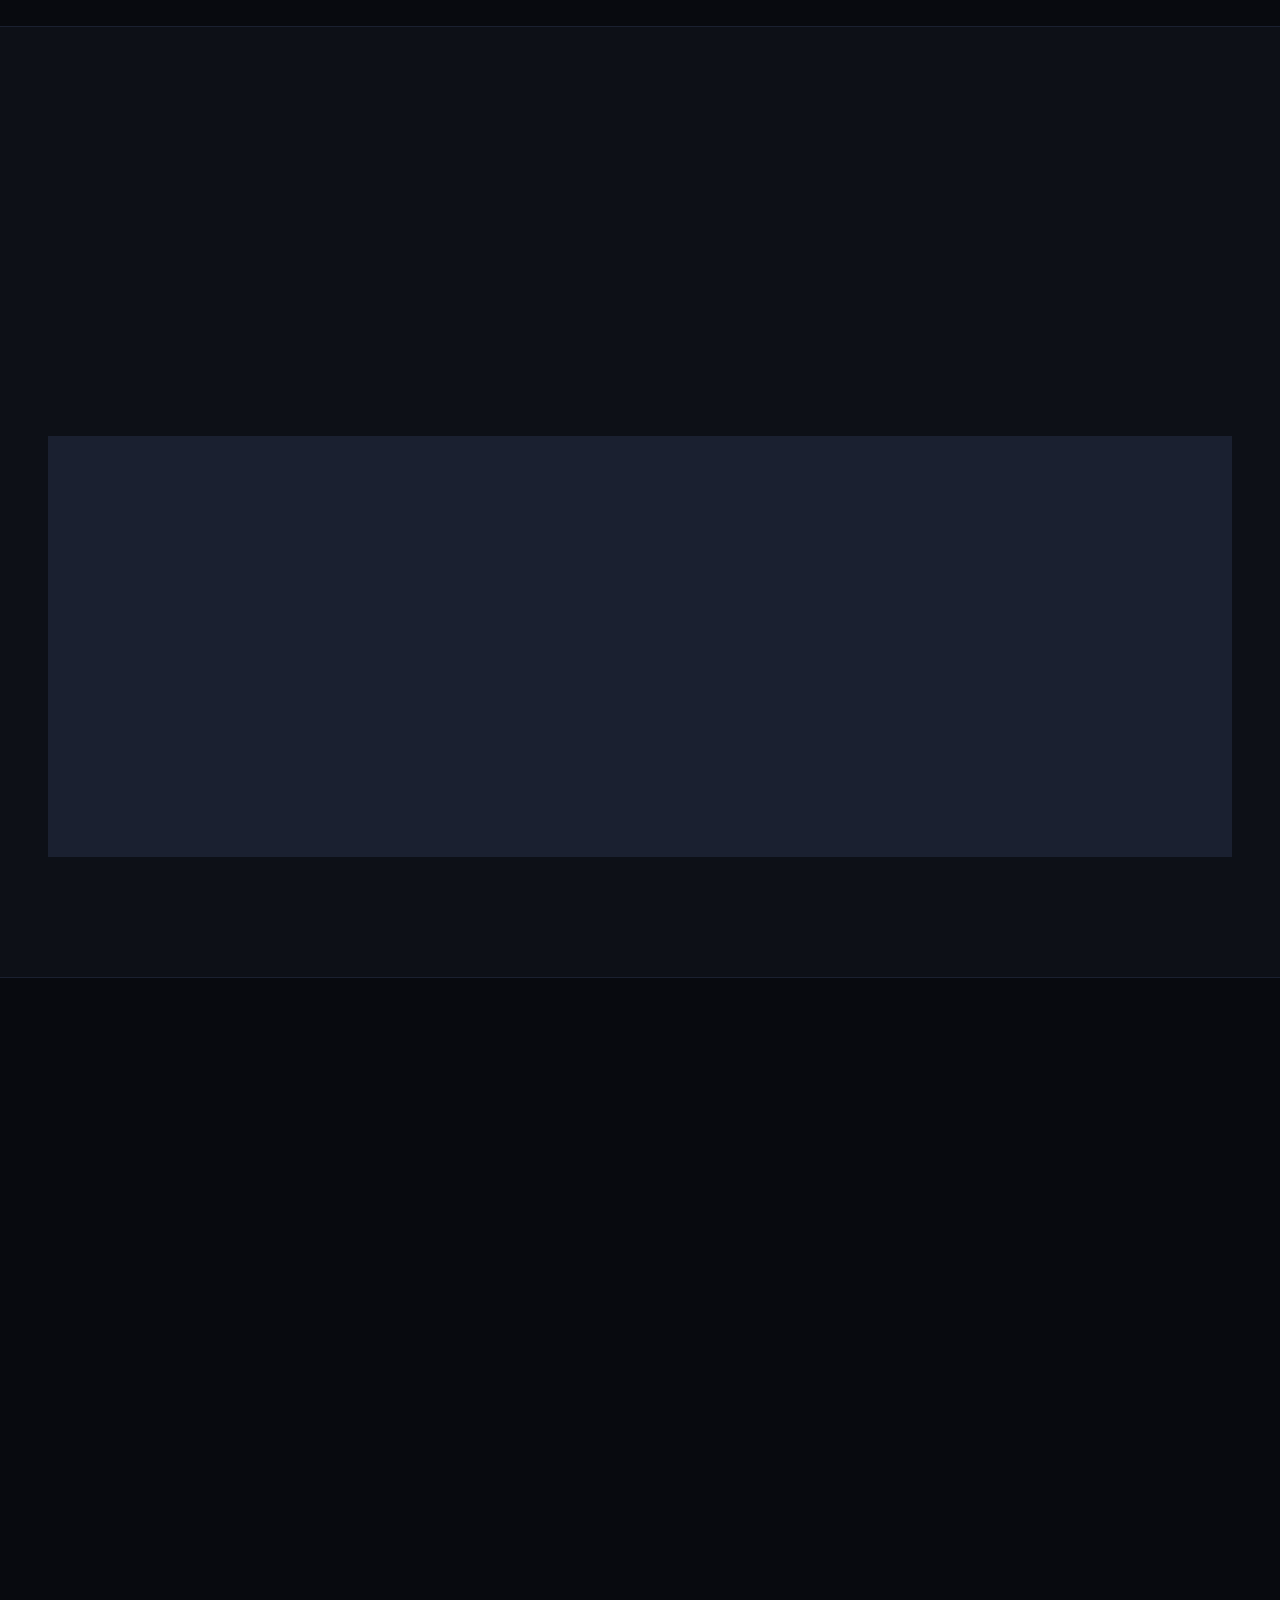
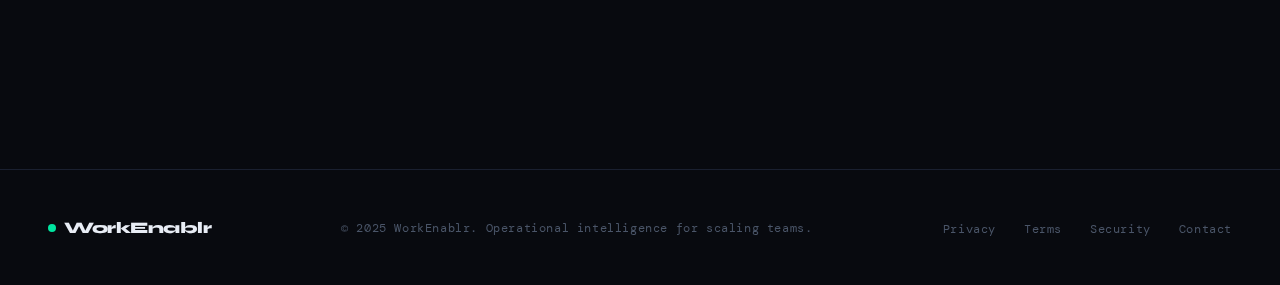
<file: workenablr/index.html>
<!DOCTYPE html>
<html lang="en">
<head>
<meta charset="UTF-8">
<meta name="viewport" content="width=device-width, initial-scale=1.0">
<title>WorkEnablr — Operational Intelligence for Scaling Teams</title>
<link rel="preconnect" href="https://fonts.googleapis.com">
<link href="https://fonts.googleapis.com/css2?family=DM+Mono:wght@300;400;500&family=Syne:wght@400;600;700;800&display=swap" rel="stylesheet">
<style>
  *, *::before, *::after { box-sizing: border-box; margin: 0; padding: 0; }

  :root {
    --bg: #080a0f;
    --surface: #0d1017;
    --border: #1a2030;
    --accent: #00e5a0;
    --accent2: #0066ff;
    --text: #e8edf5;
    --muted: #4a5568;
  }

  html { scroll-behavior: smooth; }

  body {
    background: var(--bg);
    color: var(--text);
    font-family: 'Syne', sans-serif;
    overflow-x: hidden;
    cursor: none;
  }

  .cursor {
    position: fixed; width: 10px; height: 10px;
    background: var(--accent); border-radius: 50%;
    pointer-events: none; z-index: 9999;
    transform: translate(-50%, -50%);
    mix-blend-mode: screen;
  }
  .cursor-ring {
    position: fixed; width: 36px; height: 36px;
    border: 1px solid rgba(0,229,160,0.4); border-radius: 50%;
    pointer-events: none; z-index: 9998;
    transform: translate(-50%, -50%);
  }

  body::before {
    content: ''; position: fixed; inset: 0;
    background-image:
      linear-gradient(rgba(0,229,160,0.03) 1px, transparent 1px),
      linear-gradient(90deg, rgba(0,229,160,0.03) 1px, transparent 1px);
    background-size: 64px 64px;
    pointer-events: none; z-index: 0;
  }

  .blob { position: fixed; border-radius: 50%; filter: blur(120px); opacity: 0.12; pointer-events: none; z-index: 0; }
  .blob-1 { width: 600px; height: 600px; background: var(--accent); top: -200px; right: -100px; }
  .blob-2 { width: 400px; height: 400px; background: var(--accent2); bottom: 0; left: -100px; }

  nav {
    position: fixed; top: 0; left: 0; right: 0; z-index: 100;
    display: flex; align-items: center; justify-content: space-between;
    padding: 24px 48px;
    border-bottom: 1px solid transparent;
    transition: border-color 0.3s, background 0.3s;
  }
  nav.scrolled { background: rgba(8,10,15,0.9); backdrop-filter: blur(20px); border-color: var(--border); }

  .logo { font-size: 20px; font-weight: 800; letter-spacing: -0.5px; display: flex; align-items: center; gap: 10px; }
  .logo-dot { width: 8px; height: 8px; background: var(--accent); border-radius: 50%; animation: pulse 2s infinite; }
  @keyframes pulse {
    0%, 100% { box-shadow: 0 0 0 0 rgba(0,229,160,0.4); }
    50% { box-shadow: 0 0 0 8px rgba(0,229,160,0); }
  }

  .nav-links { display: flex; gap: 36px; list-style: none; }
  .nav-links a { font-family: 'DM Mono', monospace; font-size: 13px; color: var(--muted); text-decoration: none; letter-spacing: 0.05em; transition: color 0.2s; }
  .nav-links a:hover { color: var(--text); }

  .nav-cta { font-family: 'DM Mono', monospace; font-size: 13px; padding: 10px 22px; border: 1px solid var(--accent); color: var(--accent); background: transparent; cursor: none; letter-spacing: 0.05em; transition: background 0.2s, color 0.2s; }
  .nav-cta:hover { background: var(--accent); color: var(--bg); }

  .hero {
    position: relative; min-height: 100vh;
    display: flex; flex-direction: column; justify-content: center;
    padding: 120px 48px 80px; z-index: 1; max-width: 1100px;
  }

  .hero-label {
    font-family: 'DM Mono', monospace; font-size: 12px; letter-spacing: 0.2em;
    color: var(--accent); text-transform: uppercase; margin-bottom: 32px;
    display: flex; align-items: center; gap: 12px;
    opacity: 0; animation: fadeUp 0.8s 0.2s forwards;
  }
  .hero-label::before { content: ''; display: inline-block; width: 32px; height: 1px; background: var(--accent); }

  h1 { font-size: clamp(52px, 7vw, 108px); font-weight: 800; line-height: 0.92; letter-spacing: -0.03em; max-width: 860px; opacity: 0; animation: fadeUp 0.8s 0.4s forwards; }
  h1 span { color: var(--accent); }

  .hero-sub { margin-top: 40px; font-family: 'DM Mono', monospace; font-size: 15px; line-height: 1.8; color: var(--muted); max-width: 520px; opacity: 0; animation: fadeUp 0.8s 0.6s forwards; }

  .hero-actions { margin-top: 56px; display: flex; align-items: center; gap: 24px; opacity: 0; animation: fadeUp 0.8s 0.8s forwards; }

  .btn-primary { display: inline-flex; align-items: center; gap: 10px; padding: 16px 32px; background: var(--accent); color: var(--bg); font-family: 'DM Mono', monospace; font-size: 14px; font-weight: 500; letter-spacing: 0.05em; text-decoration: none; cursor: none; transition: transform 0.2s, box-shadow 0.2s; }
  .btn-primary:hover { transform: translateY(-2px); box-shadow: 0 8px 32px rgba(0,229,160,0.3); }
  .btn-primary svg { width: 16px; }

  .btn-ghost { font-family: 'DM Mono', monospace; font-size: 13px; color: var(--muted); text-decoration: none; cursor: none; letter-spacing: 0.05em; display: flex; align-items: center; gap: 8px; transition: color 0.2s; }
  .btn-ghost:hover { color: var(--text); }

  .insight-card {
    position: absolute; right: 48px; top: 50%; transform: translateY(-50%);
    width: 420px; background: var(--surface); border: 1px solid var(--border);
    font-family: 'DM Mono', monospace; font-size: 13px;
    opacity: 0; animation: fadeUp 1s 1s forwards;
  }
  .card-header { padding: 14px 18px; border-bottom: 1px solid var(--border); display: flex; align-items: center; justify-content: space-between; }
  .card-title { font-size: 11px; letter-spacing: 0.15em; text-transform: uppercase; color: var(--muted); }
  .card-badge { font-size: 10px; padding: 3px 8px; background: rgba(0,229,160,0.1); color: var(--accent); letter-spacing: 0.1em; }
  .card-body { padding: 20px 18px; display: flex; flex-direction: column; gap: 14px; }
  .insight-row { display: flex; align-items: flex-start; gap: 12px; padding-bottom: 14px; border-bottom: 1px solid var(--border); }
  .insight-row:last-child { border-bottom: none; padding-bottom: 0; }
  .insight-icon { font-size: 16px; margin-top: 1px; flex-shrink: 0; }
  .insight-text { color: var(--text); font-size: 12px; line-height: 1.6; }
  .insight-text strong { color: var(--accent); font-weight: 500; }
  .insight-meta { color: var(--muted); font-size: 11px; margin-top: 3px; }
  .card-footer { padding: 12px 18px; border-top: 1px solid var(--border); display: flex; align-items: center; gap: 8px; color: var(--muted); font-size: 11px; letter-spacing: 0.08em; }
  .live-dot { width: 6px; height: 6px; border-radius: 50%; background: var(--accent); animation: pulse 2s infinite; }

  .marquee-wrap { border-top: 1px solid var(--border); border-bottom: 1px solid var(--border); overflow: hidden; padding: 18px 0; background: var(--surface); position: relative; z-index: 1; }
  .marquee-track { display: flex; gap: 64px; width: max-content; animation: marquee 28s linear infinite; }
  .marquee-item { font-family: 'DM Mono', monospace; font-size: 12px; letter-spacing: 0.15em; text-transform: uppercase; color: var(--muted); display: flex; align-items: center; gap: 16px; white-space: nowrap; }
  .marquee-item::after { content: '◆'; color: var(--accent); font-size: 8px; }
  @keyframes marquee { 0% { transform: translateX(0); } 100% { transform: translateX(-50%); } }

  .stats-bar { position: relative; z-index: 1; border-bottom: 1px solid var(--border); display: grid; grid-template-columns: repeat(4, 1fr); opacity: 0; animation: fadeUp 0.8s 1.2s forwards; }
  .stat { padding: 36px 48px; border-right: 1px solid var(--border); }
  .stat:last-child { border-right: none; }
  .stat-num { font-size: 40px; font-weight: 800; letter-spacing: -0.02em; }
  .stat-num span { color: var(--accent); }
  .stat-label { font-family: 'DM Mono', monospace; font-size: 12px; letter-spacing: 0.1em; color: var(--muted); text-transform: uppercase; margin-top: 4px; }

  section { position: relative; z-index: 1; padding: 120px 48px; }
  .section-tag { font-family: 'DM Mono', monospace; font-size: 11px; letter-spacing: 0.25em; text-transform: uppercase; color: var(--accent); margin-bottom: 20px; }
  h2 { font-size: clamp(36px, 5vw, 60px); font-weight: 800; letter-spacing: -0.02em; line-height: 1.0; max-width: 680px; }
  .section-desc { font-family: 'DM Mono', monospace; font-size: 14px; line-height: 1.8; color: var(--muted); max-width: 520px; margin-top: 20px; }

  .problem-section { background: var(--surface); border-top: 1px solid var(--border); }
  .problem-grid { display: grid; grid-template-columns: 1fr 1fr; gap: 80px; margin-top: 64px; align-items: start; }
  .problem-list { display: flex; flex-direction: column; gap: 0; }
  .problem-item { display: flex; gap: 20px; align-items: flex-start; padding: 24px 0; border-bottom: 1px solid var(--border); }
  .problem-item:first-child { border-top: 1px solid var(--border); }
  .p-num { font-family: 'DM Mono', monospace; font-size: 11px; color: var(--muted); letter-spacing: 0.15em; flex-shrink: 0; margin-top: 3px; }
  .p-text { font-size: 17px; font-weight: 600; line-height: 1.4; }
  .p-sub { font-family: 'DM Mono', monospace; font-size: 12px; color: var(--muted); margin-top: 4px; line-height: 1.6; }
  .problem-right h3 { font-size: 22px; font-weight: 700; margin-bottom: 16px; line-height: 1.3; }
  .problem-right p { font-family: 'DM Mono', monospace; font-size: 13px; line-height: 1.9; color: var(--muted); margin-bottom: 20px; }
  .callout { padding: 20px 24px; border-left: 2px solid var(--accent); background: rgba(0,229,160,0.04); font-family: 'DM Mono', monospace; font-size: 13px; line-height: 1.8; color: var(--text); }

  .features-grid { display: grid; grid-template-columns: repeat(2, 1fr); gap: 1px; background: var(--border); border: 1px solid var(--border); margin-top: 64px; }
  .feature-card { background: var(--bg); padding: 48px 40px; transition: background 0.3s; position: relative; overflow: hidden; }
  .feature-card::before { content: ''; position: absolute; top: 0; left: 0; right: 0; height: 1px; background: var(--accent); transform: scaleX(0); transition: transform 0.3s; transform-origin: left; }
  .feature-card:hover::before { transform: scaleX(1); }
  .feature-card:hover { background: var(--surface); }
  .feature-icon { width: 44px; height: 44px; border: 1px solid var(--border); display: flex; align-items: center; justify-content: center; margin-bottom: 28px; font-size: 20px; }
  .feature-card h3 { font-size: 20px; font-weight: 700; margin-bottom: 12px; letter-spacing: -0.01em; }
  .feature-card p { font-family: 'DM Mono', monospace; font-size: 13px; line-height: 1.8; color: var(--muted); }

  .integrations-section { background: var(--surface); border-top: 1px solid var(--border); }
  .integrations-note { font-family: 'DM Mono', monospace; font-size: 13px; color: var(--muted); margin-top: 16px; line-height: 1.7; max-width: 480px; }
  .integrations-grid { display: flex; flex-wrap: wrap; gap: 12px; margin-top: 56px; }
  .integration-pill { padding: 10px 20px; border: 1px solid var(--border); font-family: 'DM Mono', monospace; font-size: 13px; color: var(--muted); display: flex; align-items: center; gap: 8px; transition: border-color 0.2s, color 0.2s; letter-spacing: 0.05em; }
  .integration-pill:hover { border-color: var(--accent); color: var(--text); }
  .integration-pill span { font-size: 16px; }

  .steps { display: grid; grid-template-columns: repeat(4, 1fr); gap: 0; margin-top: 64px; border: 1px solid var(--border); }
  .step { padding: 48px 36px; border-right: 1px solid var(--border); position: relative; }
  .step:last-child { border-right: none; }
  .step-num { font-family: 'DM Mono', monospace; font-size: 11px; letter-spacing: 0.2em; color: var(--muted); margin-bottom: 20px; }
  .step-num span { color: var(--accent); }
  .step h3 { font-size: 18px; font-weight: 700; margin-bottom: 12px; }
  .step p { font-family: 'DM Mono', monospace; font-size: 12px; line-height: 1.8; color: var(--muted); }
  .step-connector { position: absolute; top: 48px; right: -12px; width: 24px; height: 24px; background: var(--bg); border: 1px solid var(--accent); display: flex; align-items: center; justify-content: center; font-size: 10px; color: var(--accent); z-index: 1; }
  .step:last-child .step-connector { display: none; }

  .values-grid { display: grid; grid-template-columns: repeat(2, 1fr); gap: 1px; background: var(--border); border: 1px solid var(--border); margin-top: 64px; }
  .value-card { background: var(--bg); padding: 40px; }
  .value-card h3 { font-size: 18px; font-weight: 700; margin-bottom: 10px; }
  .value-card p { font-family: 'DM Mono', monospace; font-size: 13px; line-height: 1.8; color: var(--muted); }
  .value-tag { font-family: 'DM Mono', monospace; font-size: 10px; letter-spacing: 0.2em; text-transform: uppercase; color: var(--accent); margin-bottom: 14px; }

  .cta-section { text-align: center; padding: 160px 48px; border-top: 1px solid var(--border); }
  .cta-section h2 { max-width: 100%; margin: 16px auto 20px; font-size: clamp(40px, 5vw, 72px); }
  .cta-section p { font-family: 'DM Mono', monospace; font-size: 14px; color: var(--muted); margin-bottom: 48px; max-width: 440px; margin-left: auto; margin-right: auto; line-height: 1.8; }
  .cta-input-row { display: flex; justify-content: center; gap: 0; max-width: 480px; margin: 0 auto; }
  .cta-input { flex: 1; padding: 16px 20px; background: var(--surface); border: 1px solid var(--border); border-right: none; color: var(--text); font-family: 'DM Mono', monospace; font-size: 13px; outline: none; transition: border-color 0.2s; }
  .cta-input:focus { border-color: var(--accent); }
  .cta-input::placeholder { color: var(--muted); }
  .cta-submit { padding: 16px 28px; background: var(--accent); color: var(--bg); border: none; font-family: 'DM Mono', monospace; font-size: 13px; font-weight: 500; letter-spacing: 0.05em; cursor: none; transition: opacity 0.2s; }
  .cta-submit:hover { opacity: 0.85; }
  .cta-note { font-family: 'DM Mono', monospace; font-size: 11px; color: var(--muted); margin-top: 16px; letter-spacing: 0.05em; }

  footer { position: relative; z-index: 1; border-top: 1px solid var(--border); padding: 48px; display: flex; align-items: center; justify-content: space-between; }
  .footer-logo { font-size: 16px; font-weight: 800; letter-spacing: -0.5px; display: flex; align-items: center; gap: 8px; }
  footer p { font-family: 'DM Mono', monospace; font-size: 12px; color: var(--muted); letter-spacing: 0.05em; }
  .footer-links { display: flex; gap: 28px; list-style: none; }
  .footer-links a { font-family: 'DM Mono', monospace; font-size: 12px; color: var(--muted); text-decoration: none; letter-spacing: 0.05em; transition: color 0.2s; }
  .footer-links a:hover { color: var(--accent); }

  @keyframes fadeUp { from { opacity: 0; transform: translateY(24px); } to { opacity: 1; transform: translateY(0); } }

  .reveal { opacity: 0; transform: translateY(32px); transition: opacity 0.8s ease, transform 0.8s ease; }
  .reveal.visible { opacity: 1; transform: translateY(0); }

  @media (max-width: 1000px) { .insight-card { display: none; } }
  @media (max-width: 900px) {
    nav { padding: 20px 24px; }
    .nav-links { display: none; }
    .hero { padding: 100px 24px 60px; }
    h1 { font-size: 48px; }
    .stats-bar { grid-template-columns: repeat(2, 1fr); }
    .stat { padding: 24px; }
    section { padding: 80px 24px; }
    .features-grid, .values-grid { grid-template-columns: 1fr; }
    .steps { grid-template-columns: 1fr; }
    .step { border-right: none; border-bottom: 1px solid var(--border); }
    .problem-grid { grid-template-columns: 1fr; gap: 48px; }
    footer { flex-direction: column; gap: 24px; text-align: center; }
  }
</style>
</head>
<body>

<div class="cursor" id="cursor"></div>
<div class="cursor-ring" id="cursorRing"></div>
<div class="blob blob-1"></div>
<div class="blob blob-2"></div>

<nav id="nav">
  <div class="logo"><div class="logo-dot"></div>WorkEnablr</div>
  <ul class="nav-links">
    <li><a href="#problem">The Problem</a></li>
    <li><a href="#features">Capabilities</a></li>
    <li><a href="#how">How It Works</a></li>
    <li><a href="#values">Principles</a></li>
  </ul>
  <button class="nav-cta">Request Access</button>
</nav>

<!-- HERO -->
<div class="hero">
  <div class="hero-label">Operational Intelligence Platform</div>
  <h1>Clarity inside<br>the <span>execution</span><br>layer.</h1>
  <p class="hero-sub">As teams scale, coordination becomes invisible. WorkEnablr surfaces bottlenecks, blocked tasks, and ownership gaps — before they become costly problems.</p>
  <div class="hero-actions">
    <a href="#cta" class="btn-primary">
      Request Early Access
      <svg viewBox="0 0 16 16" fill="none"><path d="M3 8h10M9 4l4 4-4 4" stroke="currentColor" stroke-width="1.5" stroke-linecap="round"/></svg>
    </a>
    <a href="#features" class="btn-ghost">
      <svg width="14" viewBox="0 0 14 14" fill="none"><circle cx="7" cy="7" r="6" stroke="currentColor" stroke-width="1.2"/><path d="M5.5 7l1.5 1.5 2-2.5" stroke="currentColor" stroke-width="1.2" stroke-linecap="round"/></svg>
      See capabilities
    </a>
  </div>

  <div class="insight-card">
    <div class="card-header">
      <span class="card-title">Weekly Operational Health</span>
      <span class="card-badge">LIVE INSIGHT</span>
    </div>
    <div class="card-body">
      <div class="insight-row">
        <span class="insight-icon">🚨</span>
        <div>
          <div class="insight-text"><strong>3 tasks stalled</strong> for 5+ days in the backend squad — ownership unclear across Jira + Slack.</div>
          <div class="insight-meta">Detected · Engineering · High Priority</div>
        </div>
      </div>
      <div class="insight-row">
        <span class="insight-icon">📊</span>
        <div>
          <div class="insight-text">Decision lag in <strong>Q4 roadmap thread</strong> — 14 messages, no resolution logged. 6 people awaiting signal.</div>
          <div class="insight-meta">Detected · Product · Medium Priority</div>
        </div>
      </div>
      <div class="insight-row">
        <span class="insight-icon">✅</span>
        <div>
          <div class="insight-text">Onboarding flow improved: <strong>avg. handoff time down 38%</strong> vs. last month across 4 new hires.</div>
          <div class="insight-meta">Trend · People Ops · Positive</div>
        </div>
      </div>
    </div>
    <div class="card-footer">
      <span class="live-dot"></span>
      Synced from Slack · Jira · Notion · 3 min ago
    </div>
  </div>
</div>

<!-- MARQUEE -->
<div class="marquee-wrap">
  <div class="marquee-track">
    <span class="marquee-item">Bottleneck Detection</span>
    <span class="marquee-item">Operational Health Scores</span>
    <span class="marquee-item">Decision Lag Analysis</span>
    <span class="marquee-item">Risk Signal Detection</span>
    <span class="marquee-item">Context Synthesis</span>
    <span class="marquee-item">Coordination Gap Alerts</span>
    <span class="marquee-item">Ownership Clarity</span>
    <span class="marquee-item">EU AI Act Compliant</span>
    <span class="marquee-item">Bottleneck Detection</span>
    <span class="marquee-item">Operational Health Scores</span>
    <span class="marquee-item">Decision Lag Analysis</span>
    <span class="marquee-item">Risk Signal Detection</span>
    <span class="marquee-item">Context Synthesis</span>
    <span class="marquee-item">Coordination Gap Alerts</span>
    <span class="marquee-item">Ownership Clarity</span>
    <span class="marquee-item">EU AI Act Compliant</span>
  </div>
</div>

<!-- STATS -->
<div class="stats-bar">
  <div class="stat"><div class="stat-num">40<span>%</span></div><div class="stat-label">Less coordination overhead</div></div>
  <div class="stat"><div class="stat-num">20<span>–150</span></div><div class="stat-label">Ideal team size</div></div>
  <div class="stat"><div class="stat-num">200<span>+</span></div><div class="stat-label">Signals analysed weekly</div></div>
  <div class="stat"><div class="stat-num">0</div><div class="stat-label">Employee scoring. Ever.</div></div>
</div>

<!-- PROBLEM -->
<section id="problem" class="problem-section">
  <div class="section-tag reveal">// The Problem</div>
  <h2 class="reveal">Growth creates<br>invisible friction.</h2>
  <div class="problem-grid">
    <div class="problem-list">
      <div class="problem-item reveal">
        <span class="p-num">01</span>
        <div>
          <div class="p-text">Tasks sit idle with no visibility</div>
          <div class="p-sub">Work stalls between tools and no one is alerted until it's already late.</div>
        </div>
      </div>
      <div class="problem-item reveal">
        <span class="p-num">02</span>
        <div>
          <div class="p-text">Decisions disappear in threads</div>
          <div class="p-sub">Critical context fragments across Slack, Notion, and email — invisible to anyone not in the room.</div>
        </div>
      </div>
      <div class="problem-item reveal">
        <span class="p-num">03</span>
        <div>
          <div class="p-text">Managers compile status manually</div>
          <div class="p-sub">Hours each week spent chasing updates that should surface automatically.</div>
        </div>
      </div>
      <div class="problem-item reveal">
        <span class="p-num">04</span>
        <div>
          <div class="p-text">High performers hit cognitive overload</div>
          <div class="p-sub">Context switching, unclear ownership, and coordination strain burn out your best people first.</div>
        </div>
      </div>
    </div>
    <div class="problem-right reveal">
      <h3>Coordination complexity grows faster than headcount.</h3>
      <p>Adding five people to a team doesn't add five coordination relationships — it adds dozens. The tools you use were designed for individuals, not for the invisible connective tissue between them.</p>
      <p>WorkEnablr is built for that connective tissue. It sits between your existing tools and surfaces what's slowing execution — before it becomes a crisis.</p>
      <div class="callout">WorkEnablr is to operations what revenue intelligence platforms are to sales — not another tool, but an intelligence layer across the ones you already use.</div>
    </div>
  </div>
</section>

<!-- FEATURES -->
<section id="features">
  <div class="section-tag reveal">// Core Capabilities</div>
  <h2 class="reveal">Visibility into<br>how work actually moves.</h2>
  <p class="section-desc reveal">Four focused capabilities designed to surface what matters — not everything, just the signals that change outcomes.</p>
  <div class="features-grid">
    <div class="feature-card reveal">
      <div class="feature-icon">🔎</div>
      <h3>Bottleneck Detection</h3>
      <p>Identifies stalled tasks, delayed transitions, and cross-team blockers across Jira, GitHub, and project tools — surfaced before they cascade.</p>
    </div>
    <div class="feature-card reveal">
      <div class="feature-icon">📊</div>
      <h3>Operational Health Overview</h3>
      <p>A weekly summary of workflow efficiency, decision lag, and coordination friction. Gives founders and COOs a ground-truth view of how the company is executing.</p>
    </div>
    <div class="feature-card reveal">
      <div class="feature-icon">🚨</div>
      <h3>Risk Signal Detection</h3>
      <p>Early warnings when projects show patterns of delay, team overload, or repeated blockers. Act on risk while it's still manageable.</p>
    </div>
    <div class="feature-card reveal">
      <div class="feature-icon">🧠</div>
      <h3>Context Synthesis</h3>
      <p>Converts fragmented Slack threads and Jira activity into clear, executive-level summaries. Less time reading logs. More time making decisions.</p>
    </div>
  </div>
</section>

<!-- INTEGRATIONS -->
<section class="integrations-section">
  <div class="section-tag reveal">// Integrations</div>
  <h2 class="reveal">Connects to your<br>existing stack.</h2>
  <p class="integrations-note reveal">WorkEnablr doesn't replace your tools. It adds an intelligence layer across them. No migration, no new workflows — just deeper visibility into what you already have.</p>
  <div class="integrations-grid reveal">
    <div class="integration-pill"><span>💬</span> Slack</div>
    <div class="integration-pill"><span>📋</span> Jira</div>
    <div class="integration-pill"><span>📄</span> Notion</div>
    <div class="integration-pill"><span>🐙</span> GitHub</div>
    <div class="integration-pill"><span>👥</span> Personio</div>
    <div class="integration-pill"><span>📅</span> Google Workspace</div>
    <div class="integration-pill"><span>🔷</span> Linear</div>
    <div class="integration-pill"><span>🗂️</span> Confluence</div>
    <div class="integration-pill"><span>⚡</span> More coming</div>
  </div>
</section>

<!-- HOW IT WORKS -->
<section id="how">
  <div class="section-tag reveal">// How It Works</div>
  <h2 class="reveal">From noise to<br>clarity in four steps.</h2>
  <div class="steps">
    <div class="step reveal">
      <div class="step-num"><span>01</span> / Connect</div>
      <h3>Link Your Tools</h3>
      <p>Authorise your collaboration stack in minutes. WorkEnablr begins reading activity across Slack, Jira, Notion, and more — no config needed.</p>
      <div class="step-connector">›</div>
    </div>
    <div class="step reveal">
      <div class="step-num"><span>02</span> / Analyse</div>
      <h3>Map Workflow Patterns</h3>
      <p>WorkEnablr detects coordination patterns, task transitions, ownership chains, and decision flows across all connected tools.</p>
      <div class="step-connector">›</div>
    </div>
    <div class="step reveal">
      <div class="step-num"><span>03</span> / Surface</div>
      <h3>Deliver Actionable Signals</h3>
      <p>Bottlenecks, risk signals, and coordination gaps surface as clear, prioritised insights — not raw data dumps or another dashboard to manage.</p>
      <div class="step-connector">›</div>
    </div>
    <div class="step reveal">
      <div class="step-num"><span>04</span> / Improve</div>
      <h3>Track Execution Health</h3>
      <p>Weekly operational health reports let leadership measure coordination quality over time and see, concretely, what's improving.</p>
    </div>
  </div>
</section>

<!-- VALUES -->
<section id="values" style="background: var(--surface); border-top: 1px solid var(--border);">
  <div class="section-tag reveal">// Principles</div>
  <h2 class="reveal">Built with<br>intention.</h2>
  <p class="section-desc reveal">WorkEnablr is not built to surveil your team. It is built to reduce the friction that slows them down.</p>
  <div class="values-grid">
    <div class="value-card reveal">
      <div class="value-tag">Clarity over noise</div>
      <h3>Operational Transparency</h3>
      <p>Growth should not mean chaos. WorkEnablr replaces status meetings and manual update-gathering with a single, structured view of execution health.</p>
    </div>
    <div class="value-card reveal">
      <div class="value-tag">Human-first AI</div>
      <h3>Mental Sustainability</h3>
      <p>High performers leave because of coordination overload — not lack of skill. WorkEnablr reduces cognitive strain. It doesn't add to it.</p>
    </div>
    <div class="value-card reveal">
      <div class="value-tag">EU AI Act Aligned</div>
      <h3>Responsible by Design</h3>
      <p>Transparent logic. Clear decision signals. No opaque employee scoring. Privacy-first architecture from day one. Responsible AI is a competitive advantage, not a compliance checkbox.</p>
    </div>
    <div class="value-card reveal">
      <div class="value-tag">Measurable ROI</div>
      <h3>Productivity Is Quantifiable</h3>
      <p>Saved coordination hours, fewer status meetings, earlier risk detection — these are real numbers. WorkEnablr is built to show them clearly.</p>
    </div>
  </div>
</section>

<!-- CTA -->
<section id="cta" class="cta-section">
  <div class="section-tag reveal" style="justify-content:center; display:flex;">// Early Access</div>
  <h2 class="reveal">See your team's<br><span style="color:var(--accent)">execution clearly.</span></h2>
  <p class="reveal">Built for scaling teams of 20–150. No credit card. No sales call required. Join the waitlist and be first in line.</p>
  <div class="cta-input-row reveal">
    <input class="cta-input" type="email" placeholder="you@company.com">
    <button class="cta-submit">→ Request Access</button>
  </div>
  <p class="cta-note reveal">For founders, COOs, and engineering leaders. EU GDPR compliant.</p>
</section>

<!-- FOOTER -->
<footer>
  <div class="footer-logo"><div class="logo-dot"></div>WorkEnablr</div>
  <p>© 2025 WorkEnablr. Operational intelligence for scaling teams.</p>
  <ul class="footer-links">
    <li><a href="#">Privacy</a></li>
    <li><a href="#">Terms</a></li>
    <li><a href="#">Security</a></li>
    <li><a href="#">Contact</a></li>
  </ul>
</footer>

<script>
  const cursor = document.getElementById('cursor');
  const ring = document.getElementById('cursorRing');
  let rx = 0, ry = 0, mx = 0, my = 0;
  document.addEventListener('mousemove', e => {
    mx = e.clientX; my = e.clientY;
    cursor.style.left = mx + 'px'; cursor.style.top = my + 'px';
  });
  function animateRing() {
    rx += (mx - rx) * 0.12; ry += (my - ry) * 0.12;
    ring.style.left = rx + 'px'; ring.style.top = ry + 'px';
    requestAnimationFrame(animateRing);
  }
  animateRing();

  const nav = document.getElementById('nav');
  window.addEventListener('scroll', () => { nav.classList.toggle('scrolled', window.scrollY > 40); });

  const reveals = document.querySelectorAll('.reveal');
  const observer = new IntersectionObserver((entries) => {
    entries.forEach((entry, i) => {
      if (entry.isIntersecting) {
        setTimeout(() => entry.target.classList.add('visible'), i * 80);
        observer.unobserve(entry.target);
      }
    });
  }, { threshold: 0.1 });
  reveals.forEach(el => observer.observe(el));
</script>
</body>
</html>
</file>
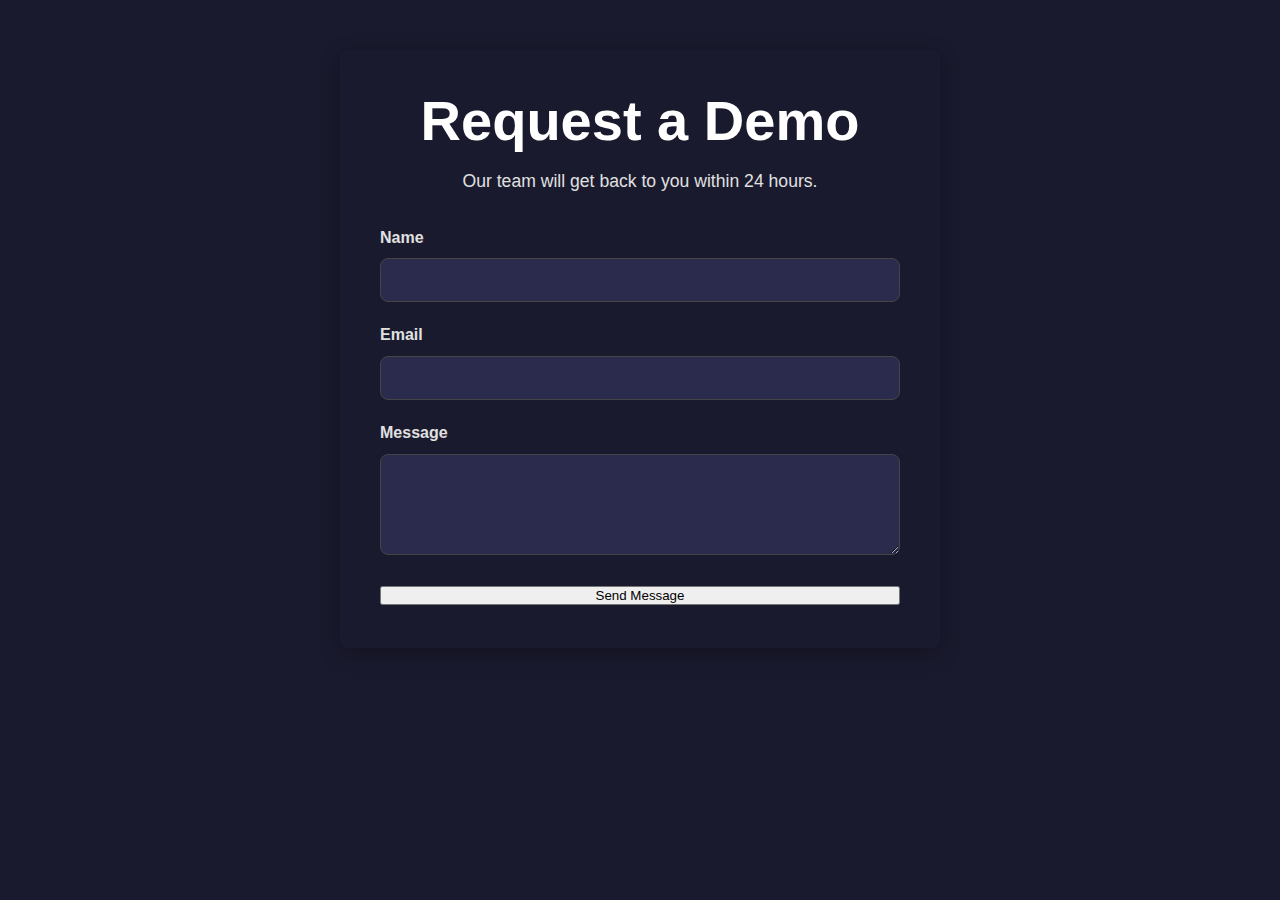
<file: contact.html>
<!DOCTYPE html>
<html lang="en">
<head>
    <meta charset="UTF-8">
    <meta name="viewport" content="width=device-width, initial-scale=1.0">
    <title>Request a Demo</title>
    <link rel="stylesheet" href="style.css">
</head>
<body>
    <div class="contact-container">
        <h1>Request a Demo</h1>
        <p>Our team will get back to you within 24 hours.</p>
        <form id="contact-form">
            <div class="form-group">
                <label for="name">Name</label>
                <input type="text" id="name" name="name" required>
            </div>
            <div class="form-group">
                <label for="email">Email</label>
                <input type="email" id="email" name="email" required>
            </div>
            <div class="form-group">
                <label for="message">Message</label>
                <textarea id="message" name="message" rows="5" required></textarea>
            </div>
            <button type="submit">Send Message</button>
        </form>
    </div>
    <script src="contact.js"></script>
</body>
</html>
</file>
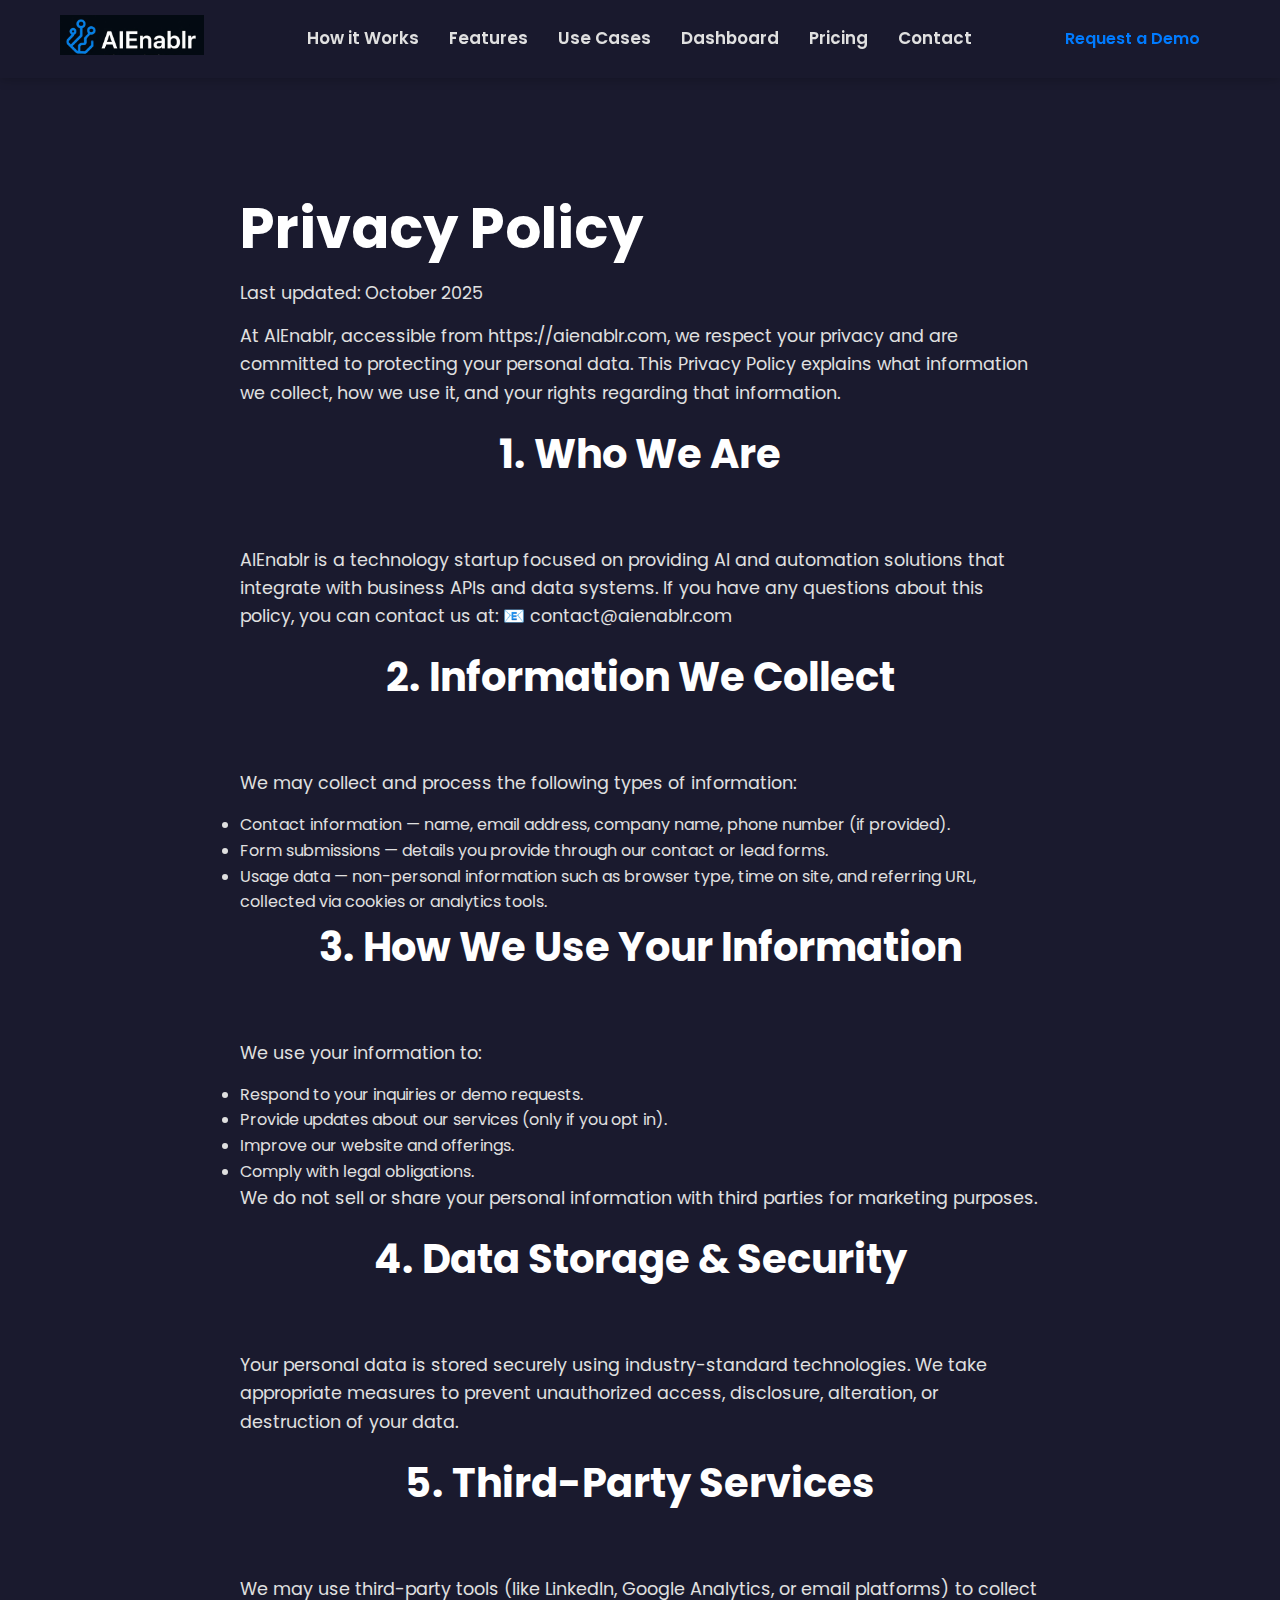
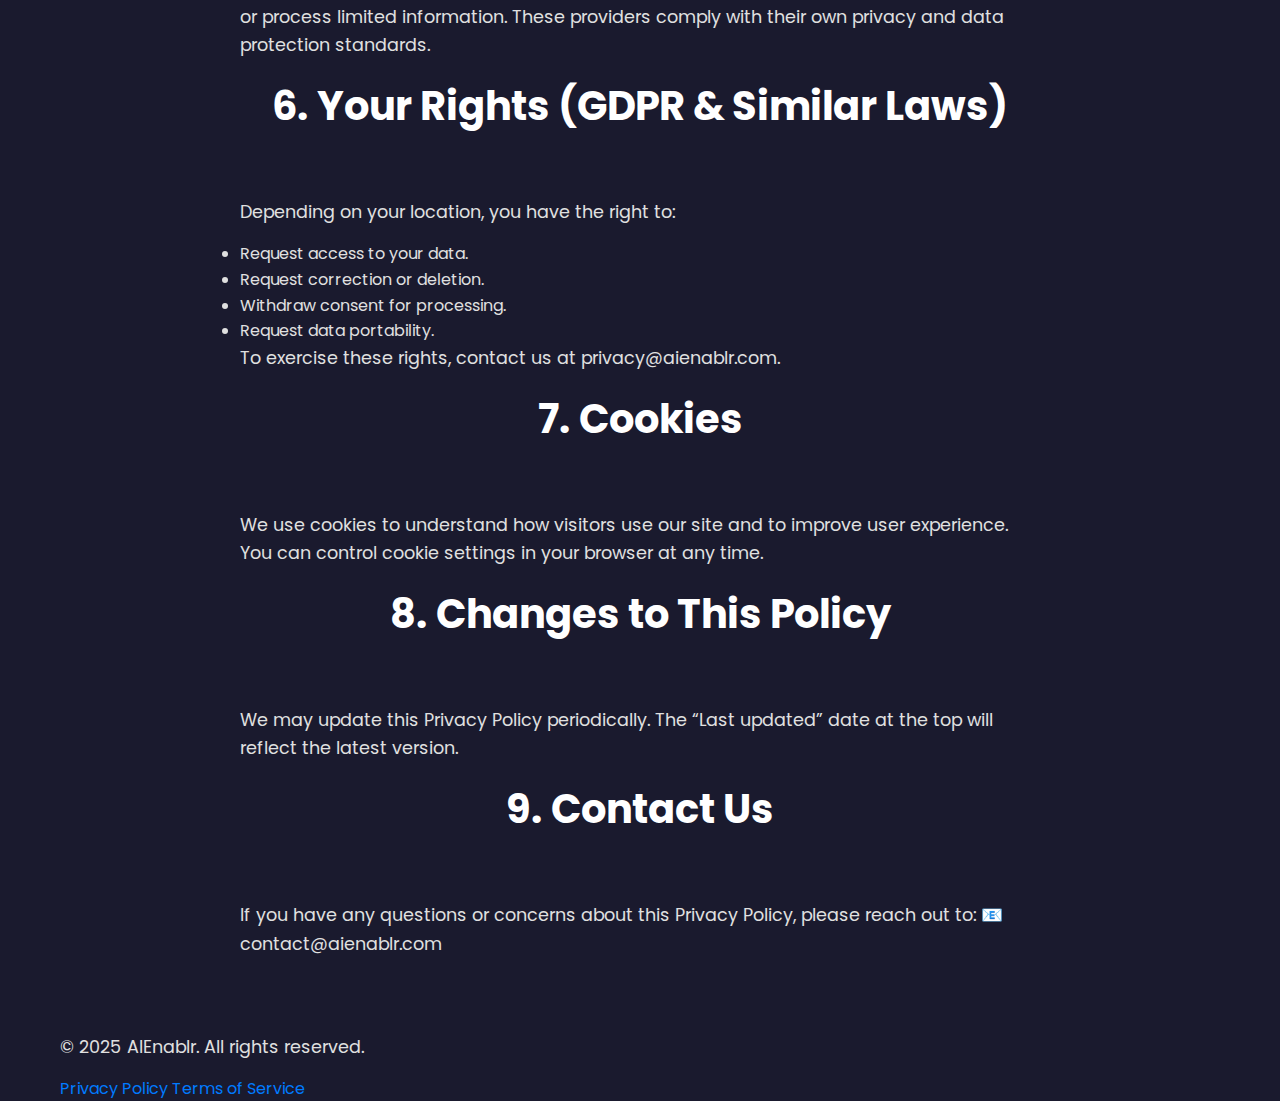
<file: privacy.html>
<!DOCTYPE html>
<html lang="en">
<head>
    <meta charset="UTF-8">
    <meta name="viewport" content="width=device-width, initial-scale=1.0">
    <title>Privacy Policy - AIEnablr</title>
    <link rel="stylesheet" href="style.css">
    <link href="https://fonts.googleapis.com/css2?family=Poppins:wght@300;400;600;700&display=swap" rel="stylesheet">
    <link rel="stylesheet" href="https://cdnjs.cloudflare.com/ajax/libs/font-awesome/6.0.0-beta3/css/all.min.css">
</head>
<body>
<header class="navbar">
    <div class="container">
        <div class="logo">
            <a href="index.html">
                <img src="logowithoutTagline.png" alt="AIEnablr Logo">
            </a>
        </div>
        <nav>
            <ul>
                <li><a href="index.html#how-it-works">How it Works</a></li>
                <li><a href="index.html#features">Features</a></li>
                <li><a href="index.html#use-cases">Use Cases</a></li>
                <li><a href="index.html">Dashboard</a></li>
                <li><a href="contact.html">Pricing</a></li>
                <li><a href="index.html#contact">Contact</a></li>
            </ul>
        </nav>
        <a href="contact.html" class="cta-button nav-cta">Request a Demo</a>
    </div>
</header>

<main>
    <section style="padding-top: 120px; padding-bottom: 60px;">
        <div class="container">
            <div class="privacy-content" style="max-width: 800px; margin: 0 auto;">
                <h1>Privacy Policy</h1>
                <p>Last updated: October 2025</p>
                <p>At AIEnablr, accessible from https://aienablr.com, we respect your privacy and are committed to protecting your personal data. This Privacy Policy explains what information we collect, how we use it, and your rights regarding that information.</p>
                
                <h2>1. Who We Are</h2>
                <p>AIEnablr is a technology startup focused on providing AI and automation solutions that integrate with business APIs and data systems. If you have any questions about this policy, you can contact us at: 📧 contact@aienablr.com</p>
                
                <h2>2. Information We Collect</h2>
                <p>We may collect and process the following types of information:</p>
                <ul>
                    <li>Contact information — name, email address, company name, phone number (if provided).</li>
                    <li>Form submissions — details you provide through our contact or lead forms.</li>
                    <li>Usage data — non-personal information such as browser type, time on site, and referring URL, collected via cookies or analytics tools.</li>
                </ul>
                
                <h2>3. How We Use Your Information</h2>
                <p>We use your information to:</p>
                <ul>
                    <li>Respond to your inquiries or demo requests.</li>
                    <li>Provide updates about our services (only if you opt in).</li>
                    <li>Improve our website and offerings.</li>
                    <li>Comply with legal obligations.</li>
                </ul>
                <p>We do not sell or share your personal information with third parties for marketing purposes.</p>
                
                <h2>4. Data Storage & Security</h2>
                <p>Your personal data is stored securely using industry-standard technologies. We take appropriate measures to prevent unauthorized access, disclosure, alteration, or destruction of your data.</p>
                
                <h2>5. Third-Party Services</h2>
                <p>We may use third-party tools (like LinkedIn, Google Analytics, or email platforms) to collect or process limited information. These providers comply with their own privacy and data protection standards.</p>
                
                <h2>6. Your Rights (GDPR & Similar Laws)</h2>
                <p>Depending on your location, you have the right to:</p><ul><li>Request access to your data.</li><li>Request correction or deletion.</li><li>Withdraw consent for processing.</li><li>Request data portability.</li></ul><p>To exercise these rights, contact us at privacy@aienablr.com.</p>
                
                <h2>7. Cookies</h2>
                <p>We use cookies to understand how visitors use our site and to improve user experience. You can control cookie settings in your browser at any time.</p>
                
                <h2>8. Changes to This Policy</h2>
                <p>We may update this Privacy Policy periodically. The “Last updated” date at the top will reflect the latest version.</p>
                
                <h2>9. Contact Us</h2>
                <p>If you have any questions or concerns about this Privacy Policy, please reach out to: 📧 contact@aienablr.com</p>
            </div>
        </div>
    </section>
</main>

<footer>
    <div class="container">
        <p>&copy; 2025 AIEnablr. All rights reserved.</p>
        <div class="footer-links">
            <a href="privacy.html">Privacy Policy</a>
            <a href="#">Terms of Service</a>
        </div>
    </div>
</footer>

<script src="script.js"></script>
</body>
</html>
</file>
<file: style.css>
/* Global Styles */
:root {
    --primary-color: #007bff; /* AIEnablr blue */
    --secondary-color: #6c757d;
    --dark-bg: #1a1a2e;
    --light-bg: #f8f9fa;
    --text-color-light: #e0e0e0;
    --text-color-dark: #333;
    --gradient-start: #004d99;
    --gradient-end: #007bff;
    --border-radius: 8px;
    --padding-section: 100px 0;
}

* {
    margin: 0;
    padding: 0;
    box-sizing: border-box;
}

body {
    font-family: 'Poppins', sans-serif;
    line-height: 1.6;
    color: var(--text-color-light);
    background-color: var(--dark-bg);
}

.container {
    max-width: 1200px;
    margin: 0 auto;
    padding: 0 20px;
}

h1, h2, h3, h4, h5, h6 {
    font-weight: 700;
    margin-bottom: 20px;
}

h1 {
    font-size: 3.5em;
    line-height: 1.1;
    color: #fff;
}

h2 {
    font-size: 2.5em;
    text-align: center;
    margin-bottom: 60px;
    color: #fff;
}

p {
    margin-bottom: 15px;
    font-size: 1.1em;
}

.section-subtitle {
    text-align: center;
    max-width: 600px;
    margin: -40px auto 60px;
    font-size: 1.1em;
    opacity: 0.8;
}

a {
    color: var(--primary-color);
    text-decoration: none;
    transition: color 0.3s ease;
}

a:hover {
    color: #0056b3;
}

.cta-button {
    display: inline-block;
    padding: 14px 30px;
    border-radius: var(--border-radius);
    font-size: 1.1em;
    font-weight: 600;
    text-align: center;
    cursor: pointer;
    transition: all 0.3s ease;
    border: none;
    text-decoration: none;
}

.cta-button.primary {
    background: linear-gradient(45deg, var(--gradient-start), var(--gradient-end));
    color: #fff;
    box-shadow: 0 4px 15px rgba(0, 123, 255, 0.4);
}

.cta-button.primary:hover {
    background: linear-gradient(45deg, #0056b3, #007bff);
    box-shadow: 0 6px 20px rgba(0, 123, 255, 0.6);
    transform: translateY(-2px);
}

.cta-button.secondary {
    background-color: transparent;
    border: 2px solid var(--primary-color);
    color: var(--primary-color);
}

.cta-button.secondary:hover {
    background-color: var(--primary-color);
    color: #fff;
    transform: translateY(-2px);
}

/* Navbar */
.navbar {
    background-color: rgba(26, 26, 46, 0.9);
    padding: 15px 0;
    position: sticky;
    top: 0;
    z-index: 1000;
    box-shadow: 0 2px 10px rgba(0,0,0,0.2);
}

.navbar .container {
    display: flex;
    justify-content: space-between;
    align-items: center;
}

.navbar .logo img {
    height: 40px;
}

.navbar nav ul {
    list-style: none;
    display: flex;
}

.navbar nav ul li {
    margin-left: 30px;
}

.navbar nav ul li a {
    color: var(--text-color-light);
    font-weight: 600;
    font-size: 1.05em;
    position: relative;
    padding-bottom: 5px;
}

.navbar nav ul li a::after {
    content: '';
    position: absolute;
    left: 0;
    bottom: 0;
    width: 0;
    height: 2px;
    background-color: var(--primary-color);
    transition: width 0.3s ease;
}

.navbar nav ul li a:hover::after,
.navbar nav ul li a.active::after {
    width: 100%;
}

.navbar .nav-cta {
    padding: 10px 20px;
    font-size: 1em;
}

/* Hero Section */
.hero-section {
    background: linear-gradient(135deg, var(--dark-bg) 0%, #0a0a1a 100%);
    padding: var(--padding-section) 0 80px;
    color: #fff;
    text-align: center;
}

.hero-section .container {
    display: flex;
    flex-direction: column;
    align-items: center;
    gap: 60px;
}

.hero-content {
    max-width: 800px;
}

.hero-content h1 {
    font-size: 3.8em;
    margin-bottom: 25px;
    background: linear-gradient(to right, #a7d9ff, #6cb2ff);
    -webkit-background-clip: text;
    -webkit-text-fill-color: transparent;
}

.hero-content .sub-headline {
    font-size: 1.3em;
    line-height: 1.5;
    margin-bottom: 40px;
    opacity: 0.9;
    max-width: 700px;
    margin-left: auto;
    margin-right: auto;
}

.hero-ctas {
    display: flex;
    gap: 20px;
    justify-content: center;
}

.hero-visual {
    position: relative;
    width: 100%;
    max-width: 800px;
    background-color: #0f0f20;
    border-radius: var(--border-radius);
    overflow: hidden;
    box-shadow: 0 10px 40px rgba(0, 123, 255, 0.2);
    border: 1px solid rgba(0, 123, 255, 0.3);
}

.animation-placeholder {
    position: relative;
    width: 100%;
    padding-top: 56.25%;
}

.animation-placeholder iframe {
    position: absolute;
    top: 0;
    left: 0;
    width: 100%;
    height: 100%;
    border: 0;
}

.animation-placeholder img {
    position: absolute;
    top: 0;
    left: 0;
    width: 100%;
    height: 100%;
    object-fit: cover;
}

/* How It Works Section - Timeline */
.how-it-works-section {
    padding: var(--padding-section);
}

.timeline {
    position: relative;
    max-width: 800px;
    margin: 0 auto;
}

.timeline::after {
    content: '';
    position: absolute;
    width: 4px;
    background-color: var(--primary-color);
    top: 0;
    bottom: 0;
    left: 50%;
    margin-left: -2px;
    opacity: 0.3;
}

.timeline-item {
    padding: 10px 40px;
    position: relative;
    width: 50%;
}

.timeline-item:nth-child(odd) {
    left: 0;
}

.timeline-item:nth-child(even) {
    left: 50%;
}

.timeline-content {
    padding: 30px;
    background-color: #2b2b4d;
    position: relative;
    border-radius: var(--border-radius);
    box-shadow: 0 4px 20px rgba(0,0,0,0.3);
    transition: transform 0.3s ease, box-shadow 0.3s ease;
}

.timeline-content:hover {
    transform: translateY(-5px);
    box-shadow: 0 8px 30px rgba(0, 123, 255, 0.3);
}

.timeline-step {
    position: absolute;
    top: -25px;
    left: 50%;
    transform: translateX(-50%);
    width: 50px;
    height: 50px;
    line-height: 50px;
    text-align: center;
    background-color: var(--primary-color);
    color: #fff;
    border-radius: 50%;
    font-size: 1.5em;
    font-weight: 700;
    border: 4px solid var(--dark-bg);
}

.timeline-item:nth-child(even) .timeline-content {
    text-align: left;
}

.timeline-item:nth-child(odd) .timeline-content {
    text-align: right;
}

/* Features Section - Cards */
.features-section {
    padding: var(--padding-section);
    background-color: #1a1a2e;
}

.feature-grid {
    display: grid;
    grid-template-columns: repeat(auto-fit, minmax(300px, 1fr));
    gap: 30px;
}

.feature-card {
    background-color: #2b2b4d;
    padding: 40px;
    border-radius: var(--border-radius);
    text-align: center;
    transition: transform 0.3s ease, box-shadow 0.3s ease;
    border: 1px solid transparent;
}

.feature-card:hover {
    transform: translateY(-10px);
    box-shadow: 0 10px 40px rgba(0, 123, 255, 0.2);
    border-color: rgba(0, 123, 255, 0.5);
}

.feature-icon {
    font-size: 3em;
    color: var(--primary-color);
    margin-bottom: 20px;
}

.feature-card h3 {
    font-size: 1.5em;
    margin-bottom: 15px;
    color: #fff;
}

/* Use Cases Section - Tabs */
.use-cases-section {
    padding: var(--padding-section);
}

.use-case-tabs {
    display: flex;
    justify-content: center;
    gap: 20px;
    margin-bottom: 40px;
}

.tab-link {
    padding: 12px 25px;
    cursor: pointer;
    border: 2px solid var(--primary-color);
    background-color: transparent;
    color: var(--primary-color);
    border-radius: var(--border-radius);
    font-size: 1.1em;
    font-weight: 600;
    transition: all 0.3s ease;
}

.tab-link:hover, .tab-link.active {
    background-color: var(--primary-color);
    color: #fff;
    transform: translateY(-2px);
}

.tab-content-wrapper {
    background-color: #2b2b4d;
    padding: 40px;
    border-radius: var(--border-radius);
    min-height: 200px;
}

.tab-content h3 {
    font-size: 1.8em;
    color: #fff;
}

/* Contact CTA Section */
.contact-cta-section {
    background: linear-gradient(45deg, var(--gradient-start), var(--gradient-end));
    padding: 80px 0;
    text-align: center;
    color: #fff;
}

.contact-cta-section h2 {
    font-size: 2.2em;
    margin-bottom: 15px;
}

.contact-cta-section p {
    font-size: 1.2em;
    margin-bottom: 30px;
    opacity: 0.9;
}

#dashboard,
#pricing {
    display: none;
}

/* Contact Form Styles */
.contact-container {
    max-width: 600px;
    margin: 50px auto;
    padding: 40px;
    background-color: #1a1a2e;
    border-radius: var(--border-radius);
    box-shadow: 0 5px 20px rgba(0,0,0,0.3);
    text-align: center;
}

.contact-container h1 {
    color: #fff;
    margin-bottom: 15px;
}

.contact-container p {
    color: var(--text-color-light);
    margin-bottom: 30px;
}

.form-group {
    margin-bottom: 20px;
    text-align: left;
}

.form-group label {
    display: block;
    margin-bottom: 8px;
    font-weight: 600;
    color: var(--text-color-light);
}

.form-group input,
.form-group textarea {
    width: 100%;
    padding: 12px;
    border-radius: var(--border-radius);
    border: 1px solid #444;
    background-color: #2b2b4d;
    color: var(--text-color-light);
    font-size: 1em;
    transition: border-color 0.3s ease, box-shadow 0.3s ease;
}

.form-group input:focus,
.form-group textarea:focus {
    outline: none;
    border-color: var(--primary-color);
    box-shadow: 0 0 0 3px rgba(0, 123, 255, 0.3);
}

#contact-form button {
    width: 100%;
}

/* Responsive Design */
@media (max-width: 768px) {
    .navbar nav ul {
        display: none;
    }
    .hero-content h1 {
        font-size: 2.8em;
    }
    .timeline::after {
        left: 30px;
    }
    .timeline-item {
        width: 100%;
        padding-left: 70px;
        padding-right: 20px;
    }
    .timeline-item:nth-child(even) {
        left: 0;
    }
    .timeline-content {
        text-align: left !important;
    }
    .timeline-step {
        left: 30px;
    }
}
</file>
<file: landing-page/style.css>
/* Global Styles */
:root {
    --primary-color: #007bff; /* AIEnablr blue */
    --secondary-color: #6c757d;
    --dark-bg: #1a1a2e;
    --light-bg: #f8f9fa;
    --text-color-light: #e0e0e0;
    --text-color-dark: #333;
    --gradient-start: #004d99;
    --gradient-end: #007bff;
    --border-radius: 8px;
    --padding-section: 100px 0;
}

* {
    margin: 0;
    padding: 0;
    box-sizing: border-box;
}

body {
    font-family: 'Poppins', sans-serif;
    line-height: 1.6;
    color: var(--text-color-light);
    background-color: var(--dark-bg);
}

.container {
    max-width: 1200px;
    margin: 0 auto;
    padding: 0 20px;
}

h1, h2, h3, h4, h5, h6 {
    font-weight: 700;
    margin-bottom: 20px;
}

h1 {
    font-size: 3.5em;
    line-height: 1.1;
    color: #fff;
}

h2 {
    font-size: 2.5em;
    text-align: center;
    margin-bottom: 60px;
    color: #fff;
}

p {
    margin-bottom: 15px;
    font-size: 1.1em;
}

.section-subtitle {
    text-align: center;
    max-width: 600px;
    margin: -40px auto 60px;
    font-size: 1.1em;
    opacity: 0.8;
}

a {
    color: var(--primary-color);
    text-decoration: none;
    transition: color 0.3s ease;
}

a:hover {
    color: #0056b3;
}

.cta-button {
    display: inline-block;
    padding: 14px 30px;
    border-radius: var(--border-radius);
    font-size: 1.1em;
    font-weight: 600;
    text-align: center;
    cursor: pointer;
    transition: all 0.3s ease;
    border: none;
    text-decoration: none;
}

.cta-button.primary {
    background: linear-gradient(45deg, var(--gradient-start), var(--gradient-end));
    color: #fff;
    box-shadow: 0 4px 15px rgba(0, 123, 255, 0.4);
}

.cta-button.primary:hover {
    background: linear-gradient(45deg, #0056b3, #007bff);
    box-shadow: 0 6px 20px rgba(0, 123, 255, 0.6);
    transform: translateY(-2px);
}

.cta-button.secondary {
    background-color: transparent;
    border: 2px solid var(--primary-color);
    color: var(--primary-color);
}

.cta-button.secondary:hover {
    background-color: var(--primary-color);
    color: #fff;
    transform: translateY(-2px);
}

/* Navbar */
.navbar {
    background-color: rgba(26, 26, 46, 0.9);
    padding: 15px 0;
    position: sticky;
    top: 0;
    z-index: 1000;
    box-shadow: 0 2px 10px rgba(0,0,0,0.2);
}

.navbar .container {
    display: flex;
    justify-content: space-between;
    align-items: center;
}

.navbar .logo img {
    height: 40px;
}

.navbar nav ul {
    list-style: none;
    display: flex;
}

.navbar nav ul li {
    margin-left: 30px;
}

.navbar nav ul li a {
    color: var(--text-color-light);
    font-weight: 600;
    font-size: 1.05em;
    position: relative;
    padding-bottom: 5px;
}

.navbar nav ul li a::after {
    content: '';
    position: absolute;
    left: 0;
    bottom: 0;
    width: 0;
    height: 2px;
    background-color: var(--primary-color);
    transition: width 0.3s ease;
}

.navbar nav ul li a:hover::after,
.navbar nav ul li a.active::after {
    width: 100%;
}

.navbar .nav-cta {
    padding: 10px 20px;
    font-size: 1em;
}

/* Hero Section */
.hero-section {
    background: linear-gradient(135deg, var(--dark-bg) 0%, #0a0a1a 100%);
    padding: var(--padding-section) 0 80px;
    color: #fff;
    text-align: center;
}

.hero-section .container {
    display: flex;
    flex-direction: column;
    align-items: center;
    gap: 60px;
}

.hero-content {
    max-width: 800px;
}

.hero-content h1 {
    font-size: 3.8em;
    margin-bottom: 25px;
    background: linear-gradient(to right, #a7d9ff, #6cb2ff);
    -webkit-background-clip: text;
    -webkit-text-fill-color: transparent;
}

.hero-content .sub-headline {
    font-size: 1.3em;
    line-height: 1.5;
    margin-bottom: 40px;
    opacity: 0.9;
    max-width: 700px;
    margin-left: auto;
    margin-right: auto;
}

.hero-ctas {
    display: flex;
    gap: 20px;
    justify-content: center;
}

.hero-visual {
    position: relative;
    width: 100%;
    max-width: 800px;
    background-color: #0f0f20;
    border-radius: var(--border-radius);
    overflow: hidden;
    box-shadow: 0 10px 40px rgba(0, 123, 255, 0.2);
    border: 1px solid rgba(0, 123, 255, 0.3);
}

.animation-placeholder {
    position: relative;
    width: 100%;
    padding-top: 56.25%;
}

.animation-placeholder iframe {
    position: absolute;
    top: 0;
    left: 0;
    width: 100%;
    height: 100%;
    border: 0;
}

.animation-placeholder img {
    position: absolute;
    top: 0;
    left: 0;
    width: 100%;
    height: 100%;
    object-fit: cover;
}

/* How It Works Section - Timeline */
.how-it-works-section {
    padding: var(--padding-section);
}

.timeline {
    position: relative;
    max-width: 800px;
    margin: 0 auto;
}

.timeline::after {
    content: '';
    position: absolute;
    width: 4px;
    background-color: var(--primary-color);
    top: 0;
    bottom: 0;
    left: 50%;
    margin-left: -2px;
    opacity: 0.3;
}

.timeline-item {
    padding: 10px 40px;
    position: relative;
    width: 50%;
}

.timeline-item:nth-child(odd) {
    left: 0;
}

.timeline-item:nth-child(even) {
    left: 50%;
}

.timeline-content {
    padding: 30px;
    background-color: #2b2b4d;
    position: relative;
    border-radius: var(--border-radius);
    box-shadow: 0 4px 20px rgba(0,0,0,0.3);
    transition: transform 0.3s ease, box-shadow 0.3s ease;
}

.timeline-content:hover {
    transform: translateY(-5px);
    box-shadow: 0 8px 30px rgba(0, 123, 255, 0.3);
}

.timeline-step {
    position: absolute;
    top: -25px;
    left: 50%;
    transform: translateX(-50%);
    width: 50px;
    height: 50px;
    line-height: 50px;
    text-align: center;
    background-color: var(--primary-color);
    color: #fff;
    border-radius: 50%;
    font-size: 1.5em;
    font-weight: 700;
    border: 4px solid var(--dark-bg);
}

.timeline-item:nth-child(even) .timeline-content {
    text-align: left;
}

.timeline-item:nth-child(odd) .timeline-content {
    text-align: right;
}

/* Features Section - Cards */
.features-section {
    padding: var(--padding-section);
    background-color: #1a1a2e;
}

.feature-grid {
    display: grid;
    grid-template-columns: repeat(auto-fit, minmax(300px, 1fr));
    gap: 30px;
}

.feature-card {
    background-color: #2b2b4d;
    padding: 40px;
    border-radius: var(--border-radius);
    text-align: center;
    transition: transform 0.3s ease, box-shadow 0.3s ease;
    border: 1px solid transparent;
}

.feature-card:hover {
    transform: translateY(-10px);
    box-shadow: 0 10px 40px rgba(0, 123, 255, 0.2);
    border-color: rgba(0, 123, 255, 0.5);
}

.feature-icon {
    font-size: 3em;
    color: var(--primary-color);
    margin-bottom: 20px;
}

.feature-card h3 {
    font-size: 1.5em;
    margin-bottom: 15px;
    color: #fff;
}

/* Use Cases Section - Tabs */
.use-cases-section {
    padding: var(--padding-section);
}

.use-case-tabs {
    display: flex;
    justify-content: center;
    gap: 20px;
    margin-bottom: 40px;
}

.tab-link {
    padding: 12px 25px;
    cursor: pointer;
    border: 2px solid var(--primary-color);
    background-color: transparent;
    color: var(--primary-color);
    border-radius: var(--border-radius);
    font-size: 1.1em;
    font-weight: 600;
    transition: all 0.3s ease;
}

.tab-link:hover, .tab-link.active {
    background-color: var(--primary-color);
    color: #fff;
    transform: translateY(-2px);
}

.tab-content-wrapper {
    background-color: #2b2b4d;
    padding: 40px;
    border-radius: var(--border-radius);
    min-height: 200px;
}

.tab-content h3 {
    font-size: 1.8em;
    color: #fff;
}

/* Contact CTA Section */
.contact-cta-section {
    background: linear-gradient(45deg, var(--gradient-start), var(--gradient-end));
    padding: 80px 0;
    text-align: center;
    color: #fff;
}

.contact-cta-section h2 {
    font-size: 2.2em;
    margin-bottom: 15px;
}

.contact-cta-section p {
    font-size: 1.2em;
    margin-bottom: 30px;
    opacity: 0.9;
}

#dashboard,
#pricing {
    display: none;
}

/* Contact Form Styles */
.contact-container {
    max-width: 600px;
    margin: 50px auto;
    padding: 40px;
    background-color: #1a1a2e;
    border-radius: var(--border-radius);
    box-shadow: 0 5px 20px rgba(0,0,0,0.3);
    text-align: center;
}

.contact-container h1 {
    color: #fff;
    margin-bottom: 15px;
}

.contact-container p {
    color: var(--text-color-light);
    margin-bottom: 30px;
}

.form-group {
    margin-bottom: 20px;
    text-align: left;
}

.form-group label {
    display: block;
    margin-bottom: 8px;
    font-weight: 600;
    color: var(--text-color-light);
}

.form-group input,
.form-group textarea {
    width: 100%;
    padding: 12px;
    border-radius: var(--border-radius);
    border: 1px solid #444;
    background-color: #2b2b4d;
    color: var(--text-color-light);
    font-size: 1em;
    transition: border-color 0.3s ease, box-shadow 0.3s ease;
}

.form-group input:focus,
.form-group textarea:focus {
    outline: none;
    border-color: var(--primary-color);
    box-shadow: 0 0 0 3px rgba(0, 123, 255, 0.3);
}

#contact-form button {
    width: 100%;
}

/* Responsive Design */
@media (max-width: 768px) {
    .navbar nav ul {
        display: none;
    }
    .hero-content h1 {
        font-size: 2.8em;
    }
    .timeline::after {
        left: 30px;
    }
    .timeline-item {
        width: 100%;
        padding-left: 70px;
        padding-right: 20px;
    }
    .timeline-item:nth-child(even) {
        left: 0;
    }
    .timeline-content {
        text-align: left !important;
    }
    .timeline-step {
        left: 30px;
    }
}
</file>
